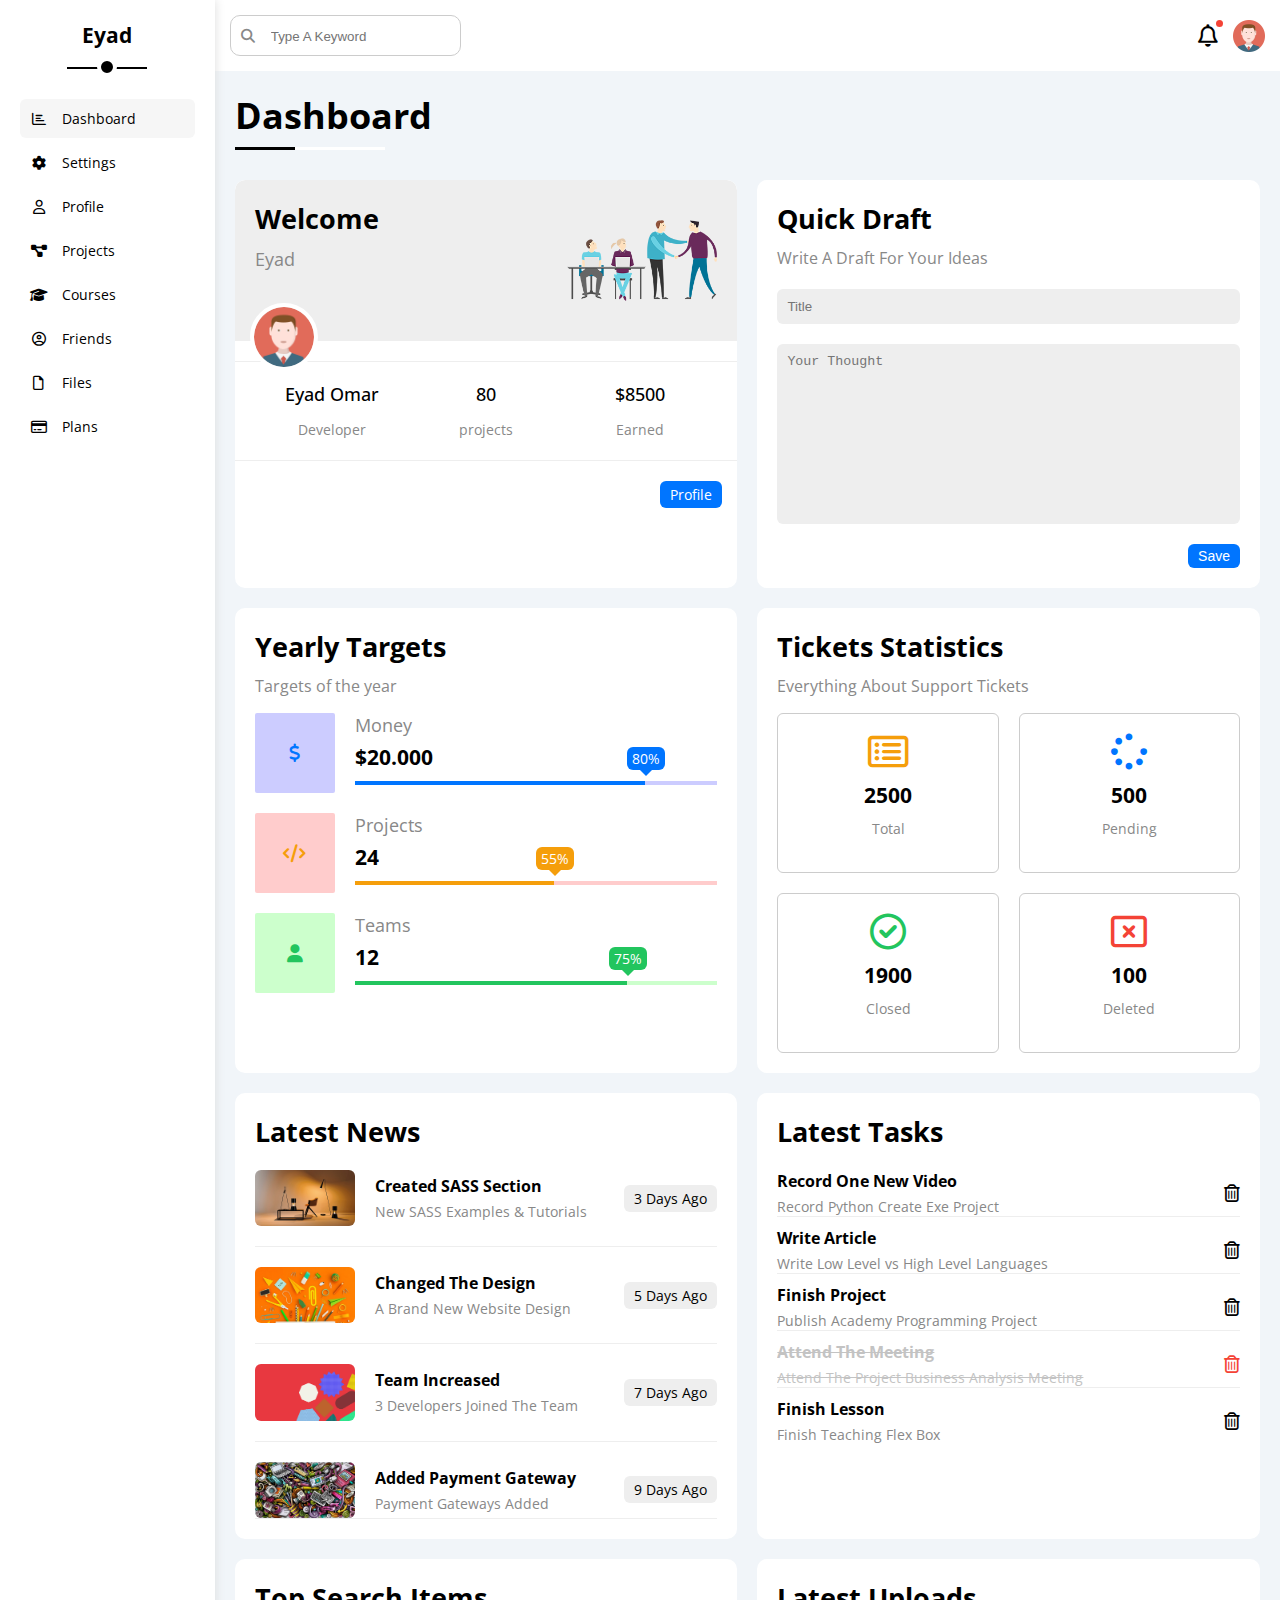
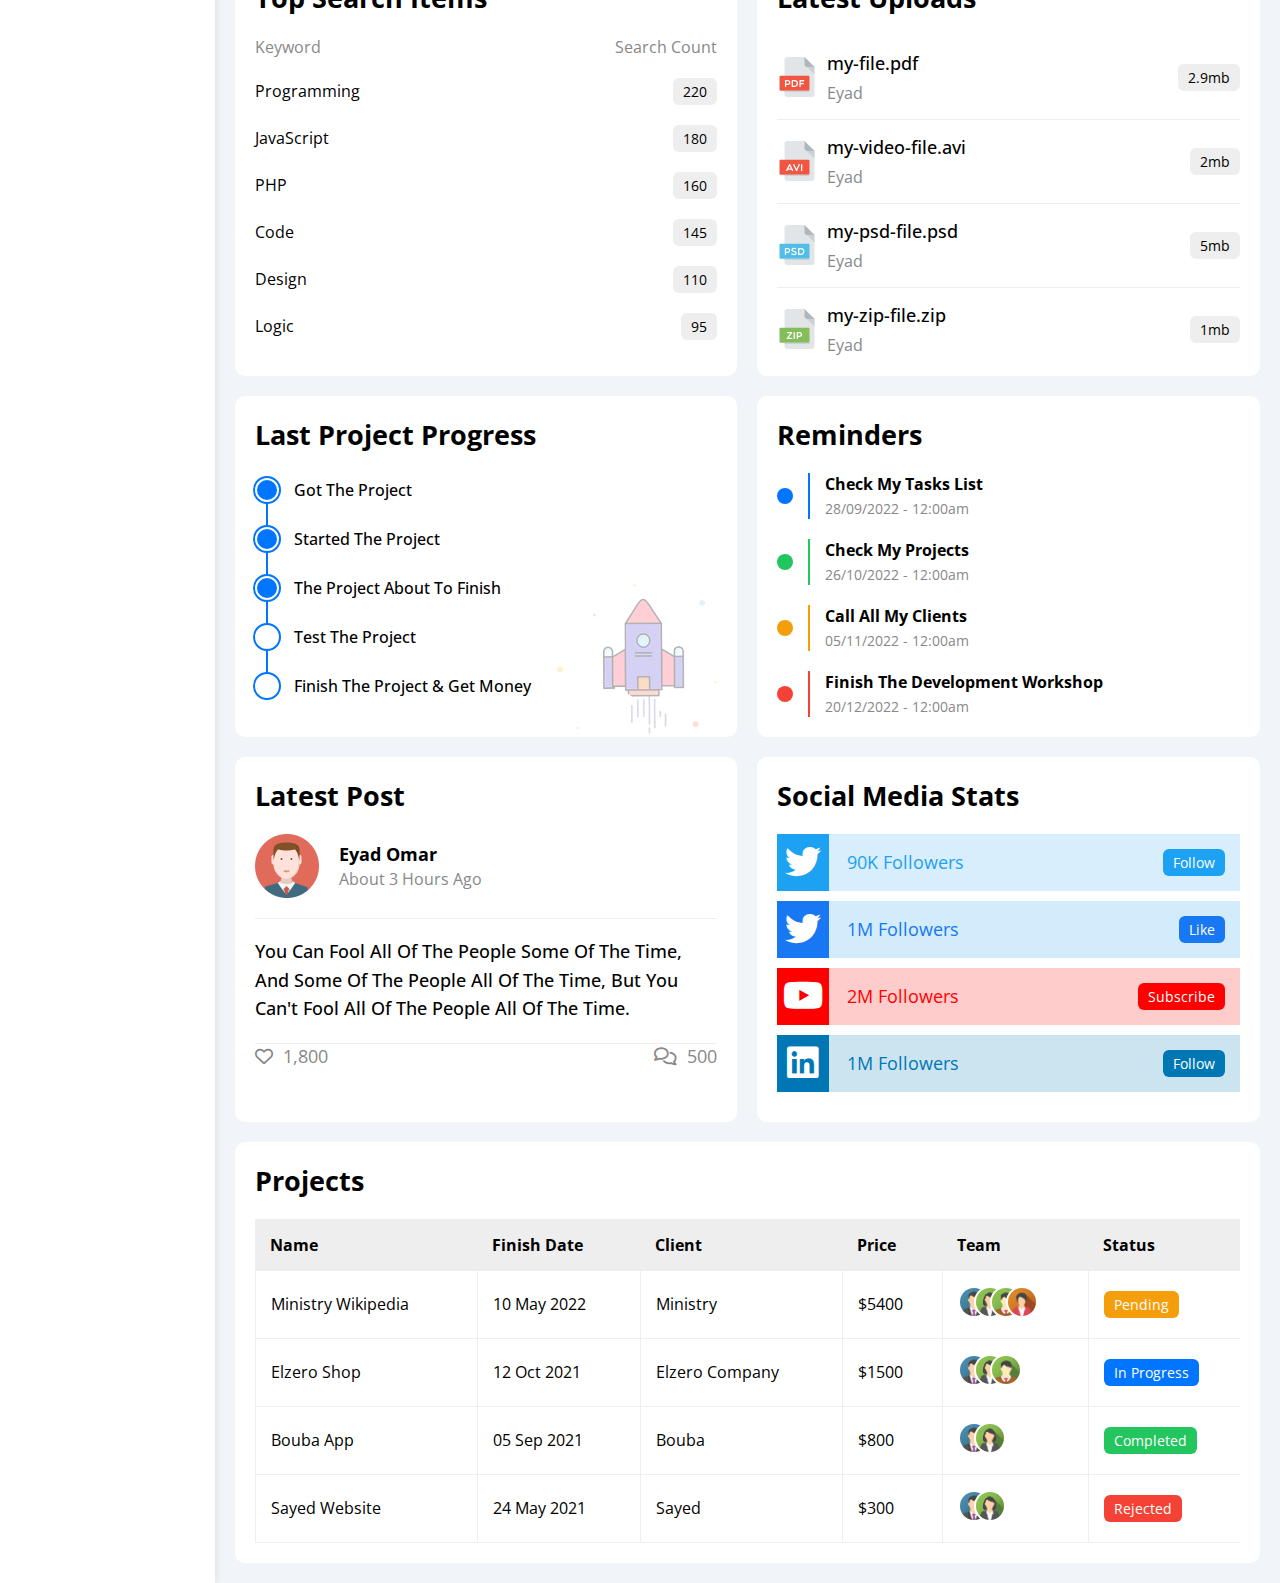
<file: index.html>
<!DOCTYPE html>
<html lang="en">
  <head>
    <meta charset="UTF-8" />
    <meta http-equiv="X-UA-Compatible" content="IE=edge" />
    <meta name="viewport" content="width=device-width, initial-scale=1.0" />
    <title>Dashboard</title>
    <link rel="stylesheet" href="css/all.min.css" />
    <link rel="stylesheet" href="css/myFrameWork.css" />
    <link rel="stylesheet" href="css/master.css" />
    <link rel="preconnect" href="https://fonts.googleapis.com" />
    <link rel="preconnect" href="https://fonts.gstatic.com" crossorigin />
    <link
      href="https://fonts.googleapis.com/css2?family=Open+Sans:wght@400;500;700&display=swap"
      rel="stylesheet"
    />
    <script src="JS/index.js" defer></script>
  </head>
  <body class="bgc-eee">
    <div class="page flex">
      <aside class="bgc-white pos-rlt">
        <h3 class="pos-rlt mt-0 txt-c">Eyad</h3>
        <ul>
          <li>
            <a
              class="active d-flex align-center fs-14 c-black rad-6 p-10"
              href="index.html"
            >
              <i class="fa-regular fa-chart-bar fa-fw"></i>
              <span class="ml-10 hide-mobile">Dashboard</span>
            </a>
          </li>
          <li>
            <a
              class="d-flex align-center fs-14 c-black rad-6 p-10"
              href="settings.html"
            >
              <i class="fa-solid fa-gear fa-fw"></i>
              <span class="ml-10 hide-mobile">Settings</span>
            </a>
          </li>
          <li>
            <a
              class="d-flex align-center fs-14 c-black rad-6 p-10"
              href="profile.html"
            >
              <i class="fa-regular fa-user fa-fw"></i>
              <span class="ml-10 hide-mobile">Profile</span>
            </a>
          </li>
          <li>
            <a
              class="d-flex align-center fs-14 c-black rad-6 p-10"
              href="projects.html"
            >
              <i class="fa-solid fa-diagram-project fa-fw"></i>
              <span class="ml-10 hide-mobile">Projects</span>
            </a>
          </li>
          <li>
            <a
              class="d-flex align-center fs-14 c-black rad-6 p-10"
              href="courses.html"
            >
              <i class="fa-solid fa-graduation-cap fa-fw"></i>
              <span class="ml-10 hide-mobile">Courses</span>
            </a>
          </li>
          <li>
            <a
              class="d-flex align-center fs-14 c-black rad-6 p-10"
              href="friends.html"
            >
              <i class="fa-regular fa-circle-user fa-fw"></i>
              <span class="ml-10 hide-mobile">Friends</span>
            </a>
          </li>
          <li>
            <a
              class="d-flex align-center fs-14 c-black rad-6 p-10"
              href="files.html"
            >
              <i class="fa-regular fa-file fa-fw"></i>
              <span class="ml-10 hide-mobile">Files</span>
            </a>
          </li>
          <li>
            <a
              class="d-flex align-center fs-14 c-black rad-6 p-10"
              href="plans.html"
            >
              <i class="fa-regular fa-credit-card fa-fw"></i>
              <span class="ml-10 hide-mobile">Plans</span>
            </a>
          </li>
        </ul>
      </aside>
      <main class="w-full">
        <header class="bgc-white p-15 between-flex">
          <div class="left p-10 rad-10 fs-14">
            <i class="fa-solid fa-magnifying-glass"></i>
            <input
              type="search"
              name="search"
              id="search"
              class="search-bar ml-10"
              placeholder="Type A Keyword"
              autocomplete="off"
            />
          </div>
          <div class="right flex align-c">
            <i class="fa-regular fa-bell fa-lg notf pos-rlt"></i>
            <img src="./imgs/avatar.png" />
          </div>
        </header>
        <h1 class="pos-rlt">Dashboard</h1>
        <div class="wrapper grid gap-20 m-inline-20">
          <div class="welcome bgc-white rad-10 txt-c-mobile block-mobile">
            <div class="intro between-flex p-20 pos-rlt bgc-eee">
              <article>
                <h2 class="mt-0 mb-10">Welcome</h2>
                <span class="c-gray">Eyad</span>
              </article>
              <img src="./imgs/welcome.png" class="hide-mobile" alt="" />
            </div>
            <div class="bio flex p-20 txt-c mt-20 mb-20 block-mobile">
              <div class="box">
                <h3 class="mt-0 mb-10">Eyad Omar</h3>
                <span class="c-gray fs-14">Developer</span>
              </div>
              <div class="box">
                <h3 class="mt-0 mb-10">80</h3>
                <span class="c-gray fs-14">projects</span>
              </div>
              <div class="box">
                <h3 class="mt-0 mb-10">$8500</h3>
                <span class="c-gray fs-14">Earned</span>
              </div>
            </div>
            <a
              href="profile.html"
              class="visit fs-14 bgc-blue c-white w-fit btn"
              >Profile</a
            >
          </div>

          <div class="quick-draft bgc-white rad-10 p-20">
            <h2 class="mt-0 mb-10">Quick Draft</h2>
            <p class="mt-0 mb-20 c-gray fs-16">Write A Draft For Your Ideas</p>
            <form action="">
              <input
                class="block mb-20 w-full p-10 b-none bgc-eee rad-6"
                type="text"
                name="title"
                id="title"
                placeholder="Title"
              />
              <textarea
                class="block mb-20 w-full p-10 b-none bgc-eee rad-6"
                name="thought"
                id="thought"
                placeholder="Your Thought"
              ></textarea>
              <input
                class="save block fs-14 bgc-blue c-white b-none w-fit btn"
                type="submit"
                value="Save"
              />
            </form>
          </div>

          <div class="targets p-20 rad-10 bgc-white">
            <article>
              <h2 class="mt-0 mb-10">Yearly Targets</h2>
              <p class="mt-0 fs-16 c-gray">Targets of the year</p>
            </article>
            <div class="holder">
              <div class="box mb-20 flex gap-20 money">
                <div class="left center-flex">
                  <i class="fa-solid fa-dollar-sign"></i>
                </div>
                <div class="right">
                  <span class="c-gray">Money</span>
                  <h3>$20.000</h3>
                  <div class="progress mt-10">
                    <span style="width: 80%" class="block pos-rlt">
                      <span class="fs-14 c-white">80%</span>
                    </span>
                  </div>
                </div>
              </div>
              <div class="box mb-20 flex gap-20 project">
                <div class="left center-flex">
                  <i class="fa-solid fa-code"></i>
                </div>
                <div class="right">
                  <span class="c-gray">Projects</span>
                  <h3>24</h3>
                  <div class="progress mt-10">
                    <span style="width: 55%" class="block pos-rlt">
                      <span class="fs-14 c-white">55%</span>
                    </span>
                  </div>
                </div>
              </div>
              <div class="box flex gap-20 teams">
                <div class="left center-flex">
                  <i class="fa-solid fa-user"></i>
                </div>
                <div class="right">
                  <span class="c-gray">Teams</span>
                  <h3>12</h3>
                  <div class="progress mt-10">
                    <span style="width: 75%" class="block pos-rlt">
                      <span class="fs-14 c-white">75%</span>
                    </span>
                  </div>
                </div>
              </div>
            </div>
          </div>

          <div class="tickets p-20 rad-10 bgc-white">
            <h2 class="mt-0 mb-10">Tickets Statistics</h2>
            <p class="mt-0 fs-16 c-gray">Everything About Support Tickets</p>
            <div class="tickets-stats txt-c flex flex-wrap gap-20">
              <div class="box p-20 border-ccc rad-6">
                <i
                  class="fa-regular fa-rectangle-list fa-2x mb-10 c-orange"
                ></i>
                <h3 class="mt-0 mb-10">2500</h3>
                <p class="mt-0 fs-14 c-gray">Total</p>
              </div>
              <div class="box p-20 border-ccc rad-6">
                <i class="fa-solid fa-spinner fa-2x mb-10 c-blue"></i>
                <h3 class="mt-0 mb-10">500</h3>
                <p class="mt-0 fs-14 c-gray">Pending</p>
              </div>
              <div class="box p-20 border-ccc rad-6">
                <i class="fa-regular fa-circle-check fa-2x mb-10 c-green"></i>
                <h3 class="mt-0 mb-10">1900</h3>
                <p class="mt-0 fs-14 c-gray">Closed</p>
              </div>
              <div class="box p-20 border-ccc rad-6">
                <i class="fa-regular fa-rectangle-xmark fa-2x mb-10 c-red"></i>
                <h3 class="mt-0 mb-10">100</h3>
                <p class="mt-0 fs-14 c-gray">Deleted</p>
              </div>
            </div>
          </div>

          <div class="news p-20 rad-10 bgc-white">
            <h2 class="mt-0 mb-20">Latest News</h2>
            <div
              class="row flex align-c gap-20 border-b-eee txt-c-mobile block-mobile"
            >
              <img class="rad-6" src="./imgs/news-01.png" alt="" />
              <article>
                <h3 class="mt-0 mb-5 fs-16">Created SASS Section</h3>
                <p class="mt-0 mb-0 fs-14 c-gray">
                  New SASS Examples & Tutorials
                </p>
              </article>
              <span class="btn fs-14 bgc-eee date">3 Days Ago</span>
            </div>
            <div
              class="row flex align-c gap-20 border-b-eee txt-c-mobile block-mobile"
            >
              <img class="rad-6" src="./imgs/news-02.png" alt="" />
              <article>
                <h3 class="mt-0 mb-5 fs-16">Changed The Design</h3>
                <p class="mt-0 mb-0 fs-14 c-gray">A Brand New Website Design</p>
              </article>
              <span class="btn fs-14 bgc-eee date">5 Days Ago</span>
            </div>
            <div
              class="row flex align-c gap-20 border-b-eee txt-c-mobile block-mobile"
            >
              <img class="rad-6" src="./imgs/news-03.png" alt="" />
              <article>
                <h3 class="mt-0 mb-5 fs-16">Team Increased</h3>
                <p class="mt-0 mb-0 fs-14 c-gray">
                  3 Developers Joined The Team
                </p>
              </article>
              <span class="btn fs-14 bgc-eee date">7 Days Ago</span>
            </div>
            <div
              class="row flex align-c gap-20 border-b-eee txt-c-mobile block-mobile"
            >
              <img class="rad-6" src="./imgs/news-04.png" alt="" />
              <article>
                <h3 class="mt-0 mb-5 fs-16">Added Payment Gateway</h3>
                <p class="mt-0 mb-0 fs-14 c-gray">Payment Gateways Added</p>
              </article>
              <span class="btn fs-14 bgc-eee date">9 Days Ago</span>
            </div>
          </div>

          <div class="tasks p-20 rad-10 bgc-white">
            <h2 class="mt-0 mb-20">Latest Tasks</h2>
            <div class="task flex align-c m-block-10 border-b-eee">
              <article class="flex-1">
                <h3 class="mt-0 mb-5 fs-16">Record One New Video</h3>
                <p class="mt-0 mb-0 fs-14 c-gray">
                  Record Python Create Exe Project
                </p>
              </article>
              <i class="fa-regular fa-trash-can delete"></i>
            </div>
            <div class="task flex align-c m-block-10 border-b-eee">
              <article class="flex-1">
                <h3 class="mt-0 mb-5 fs-16">Write Article</h3>
                <p class="mt-0 mb-0 fs-14 c-gray">
                  Write Low Level vs High Level Languages
                </p>
              </article>
              <i class="fa-regular fa-trash-can delete"></i>
            </div>
            <div class="task flex align-c m-block-10 border-b-eee">
              <article class="flex-1">
                <h3 class="mt-0 mb-5 fs-16">Finish Project</h3>
                <p class="mt-0 mb-0 fs-14 c-gray">
                  Publish Academy Programming Project
                </p>
              </article>
              <i class="fa-regular fa-trash-can delete"></i>
            </div>
            <div class="task flex align-c m-block-10 border-b-eee completed">
              <article class="flex-1">
                <h3 class="mt-0 mb-5 fs-16">Attend The Meeting</h3>
                <p class="mt-0 mb-0 fs-14 c-gray">
                  Attend The Project Business Analysis Meeting
                </p>
              </article>
              <i class="fa-regular fa-trash-can delete active"></i>
            </div>
            <div class="task flex align-c mt-10">
              <article class="flex-1">
                <h3 class="mt-0 mb-5 fs-16">Finish Lesson</h3>
                <p class="mt-0 mb-0 fs-14 c-gray">Finish Teaching Flex Box</p>
              </article>
              <i class="fa-regular fa-trash-can delete"></i>
            </div>
          </div>

          <div class="top-search p-20 rad-10 bgc-white">
            <h2 class="mt-0 mb-20">Top Search Items</h2>
            <div class="row c-gray between-flex m-block-20 fs-16">
              <span>Keyword</span>
              <span>Search Count</span>
            </div>
            <div class="row between-flex m-block-20 fs-16">
              <span>Programming</span>
              <span class="btn bgc-eee fs-14">220</span>
            </div>
            <div class="row between-flex m-block-20 fs-16">
              <span>JavaScript</span>
              <span class="btn bgc-eee fs-14">180</span>
            </div>
            <div class="row between-flex m-block-20 fs-16">
              <span>PHP</span>
              <span class="btn bgc-eee fs-14">160</span>
            </div>
            <div class="row between-flex m-block-20 fs-16">
              <span>Code</span>
              <span class="btn bgc-eee fs-14">145</span>
            </div>
            <div class="row between-flex m-block-20 fs-16">
              <span>Design</span>
              <span class="btn bgc-eee fs-14">110</span>
            </div>
            <div class="row between-flex mt-20 fs-16">
              <span>Logic</span>
              <span class="btn bgc-eee fs-14">95</span>
            </div>
          </div>

          <div class="uploads p-20 rad-10 bgc-white">
            <h2 class="mt-0 mb-20">Latest Uploads</h2>
            <div class="upload flex p-block-15 align-c border-b-eee">
              <div class="file flex align-c flex-1">
                <img src="./imgs/pdf.svg" class="mr-10" alt="PDF logo" />
                <article>
                  <span class="name mb-5 fw-500 block">my-file.pdf</span>
                  <span class="uploader c-gray fs-16">Eyad</span>
                </article>
              </div>
              <span class="size btn bgc-eee fs-14">2.9mb</span>
            </div>
            <div class="upload flex p-block-15 align-c border-b-eee">
              <div class="file flex align-c flex-1">
                <img src="./imgs/avi.svg" class="mr-10" alt="avi logo" />
                <article>
                  <span class="name mb-5 fw-500 block">my-video-file.avi</span>
                  <span class="uploader c-gray fs-16">Eyad</span>
                </article>
              </div>
              <span class="size btn bgc-eee fs-14">2mb</span>
            </div>
            <div class="upload flex p-block-15 align-c border-b-eee">
              <div class="file flex align-c flex-1">
                <img src="./imgs/psd.svg" class="mr-10" alt="psd logo" />
                <article>
                  <span class="name mb-5 fw-500 block">my-psd-file.psd</span>
                  <span class="uploader c-gray fs-16">Eyad</span>
                </article>
              </div>
              <span class="size btn bgc-eee fs-14">5mb</span>
            </div>
            <div class="upload flex pt-15 align-c">
              <div class="file flex align-c flex-1">
                <img src="./imgs/zip.svg" class="mr-10" alt="zip logo" />
                <article>
                  <span class="name mb-5 fw-500 block">my-zip-file.zip</span>
                  <span class="uploader c-gray fs-16">Eyad</span>
                </article>
              </div>
              <span class="size btn bgc-eee fs-14">1mb</span>
            </div>
          </div>

          <div class="latest-projects p-20 rad-10 bgc-white pos-rlt">
            <h2 class="mt-0 mb-20">Last Project Progress</h2>
            <ul class="pos-rlt fw-500 fs-16">
              <li class="mt-25 flex align-c pos-rlt done">Got The Project</li>
              <li class="mt-25 flex align-c pos-rlt done">
                Started The Project
              </li>
              <li class="mt-25 flex align-c pos-rlt done">
                The Project About To Finish
              </li>
              <li class="mt-25 flex align-c pos-rlt current">
                Test The Project
              </li>
              <li class="mt-25 flex align-c pos-rlt">
                Finish The Project & Get Money
              </li>
            </ul>
            <img class="hide-mobile" src="./imgs/project.png" alt="rocket" />
          </div>

          <div class="reminders p-20 rad-10 bgc-white">
            <h2 class="mt-0 mb-20">Reminders</h2>
            <div class="reminder flex align-c mb-20 blue">
              <span></span>
              <article>
                <span class="block fw-b fs-16">Check My Tasks List</span>
                <span class="fs-14 c-gray">28/09/2022 - 12:00am</span>
              </article>
            </div>
            <div class="reminder flex align-c mb-20 green">
              <span></span>
              <article>
                <span class="block fw-b fs-16">Check My Projects</span>
                <span class="fs-14 c-gray">26/10/2022 - 12:00am</span>
              </article>
            </div>
            <div class="reminder flex align-c mb-20 orange">
              <span></span>
              <article>
                <span class="block fw-b fs-16">Call All My Clients</span>
                <span class="fs-14 c-gray">05/11/2022 - 12:00am</span>
              </article>
            </div>
            <div class="reminder flex align-c red">
              <span></span>
              <article>
                <span class="block fw-b fs-16"
                  >Finish The Development Workshop</span
                >
                <span class="fs-14 c-gray">20/12/2022 - 12:00am</span>
              </article>
            </div>
          </div>

          <div class="latest-post p-20 rad-10 bgc-white">
            <h2 class="mt-0 mb-20">Latest Post</h2>
            <div class="header flex align-c pb-20 border-b-eee">
              <img class="mr-20" src="./imgs/avatar.png" alt="Avatar" />
              <article>
                <span class="fw-b block">Eyad Omar</span>
                <span class="c-gray fs-16">About 3 Hours Ago</span>
              </article>
            </div>
            <p class="mb-0 fw-500 pb-20 border-b-eee">
              You Can Fool All Of The People Some Of The Time, And Some Of The
              People All Of The Time, But You Can't Fool All Of The People All
              Of The Time.
            </p>
            <div class="footer between-flex c-gray">
              <span class="likes"
                ><i class="fa-regular fa-heart mr-10"></i>1,800</span
              >
              <span class="comments"
                ><i class="fa-regular fa-comments mr-10"></i>500</span
              >
            </div>
          </div>

          <div class="social p-20 rad-10 bgc-white">
            <h2 class="mt-0 mb-20">Social Media Stats</h2>
            <div class="row twitter p-15 mb-10 pos-rlt center-flex">
              <i class="fa-brands fa-twitter fa-2x c-white center-flex"></i>
              <span>90K Followers</span>
              <a href="#" class="btn fs-14 c-white">Follow</a>
            </div>
            <div class="row facebook p-15 mb-10 pos-rlt center-flex">
              <i class="fa-brands fa-twitter fa-2x c-white center-flex"></i>
              <span>1M Followers</span>
              <a href="#" class="btn fs-14 c-white">Like</a>
            </div>
            <div class="row youtube p-15 mb-10 pos-rlt center-flex">
              <i class="fa-brands fa-youtube fa-2x c-white center-flex"></i>
              <span>2M Followers</span>
              <a href="#" class="btn fs-14 c-white">Subscribe</a>
            </div>
            <div class="row linkedin p-15 mb-10 pos-rlt center-flex">
              <i class="fa-brands fa-linkedin fa-2x c-white center-flex"></i>
              <span>1M Followers</span>
              <a href="#" class="btn fs-14 c-white">Follow</a>
            </div>
          </div>

          <div class="projects p-20 rad-10 bgc-white">
            <h2 class="mt-0 mb-20">Projects</h2>
            <div class="table-container">
              <table class="fs-16">
                <thead>
                  <tr class="bgc-eee">
                    <th>Name</th>
                    <th>Finish Date</th>
                    <th>Client</th>
                    <th>Price</th>
                    <th>Team</th>
                    <th>Status</th>
                  </tr>
                </thead>
                <tbody>
                  <tr>
                    <td>Ministry Wikipedia</td>
                    <td>10 May 2022</td>
                    <td>Ministry</td>
                    <td>$5400</td>
                    <td>
                      <img src="./imgs/team-01.png" alt="Reandom Avatar" />
                      <img src="./imgs/team-02.png" alt="Reandom Avatar" />
                      <img src="./imgs/team-03.png" alt="Reandom Avatar" />
                      <img src="./imgs/team-04.png" alt="Reandom Avatar" />
                    </td>
                    <td>
                      <span class="label bgc-orange c-white btn fs-14"
                        >Pending</span
                      >
                    </td>
                  </tr>
                  <tr>
                    <td>Elzero Shop</td>
                    <td>12 Oct 2021</td>
                    <td>Elzero Company</td>
                    <td>$1500</td>
                    <td>
                      <img src="./imgs/team-01.png" alt="Reandom Avatar" />
                      <img src="./imgs/team-02.png" alt="Reandom Avatar" />
                      <img src="./imgs/team-03.png" alt="Reandom Avatar" />
                    </td>
                    <td>
                      <span class="label bgc-blue c-white btn fs-14"
                        >In Progress</span
                      >
                    </td>
                  </tr>
                  <tr>
                    <td>Bouba App</td>
                    <td>05 Sep 2021</td>
                    <td>Bouba</td>
                    <td>$800</td>
                    <td>
                      <img src="./imgs/team-01.png" alt="Reandom Avatar" />
                      <img src="./imgs/team-02.png" alt="Reandom Avatar" />
                    </td>
                    <td>
                      <span class="label bgc-green c-white btn fs-14"
                        >Completed</span
                      >
                    </td>
                  </tr>
                  <tr>
                    <td>Sayed Website</td>
                    <td>24 May 2021</td>
                    <td>Sayed</td>
                    <td>$300</td>
                    <td>
                      <img src="./imgs/team-01.png" alt="Reandom Avatar" />
                      <img src="./imgs/team-02.png" alt="Reandom Avatar" />
                    </td>
                    <td>
                      <span class="label bgc-red c-white btn fs-14"
                        >Rejected</span
                      >
                    </td>
                  </tr>
                </tbody>
              </table>
            </div>
          </div>
        </div>
      </main>
    </div>
  </body>
</html>
</file>
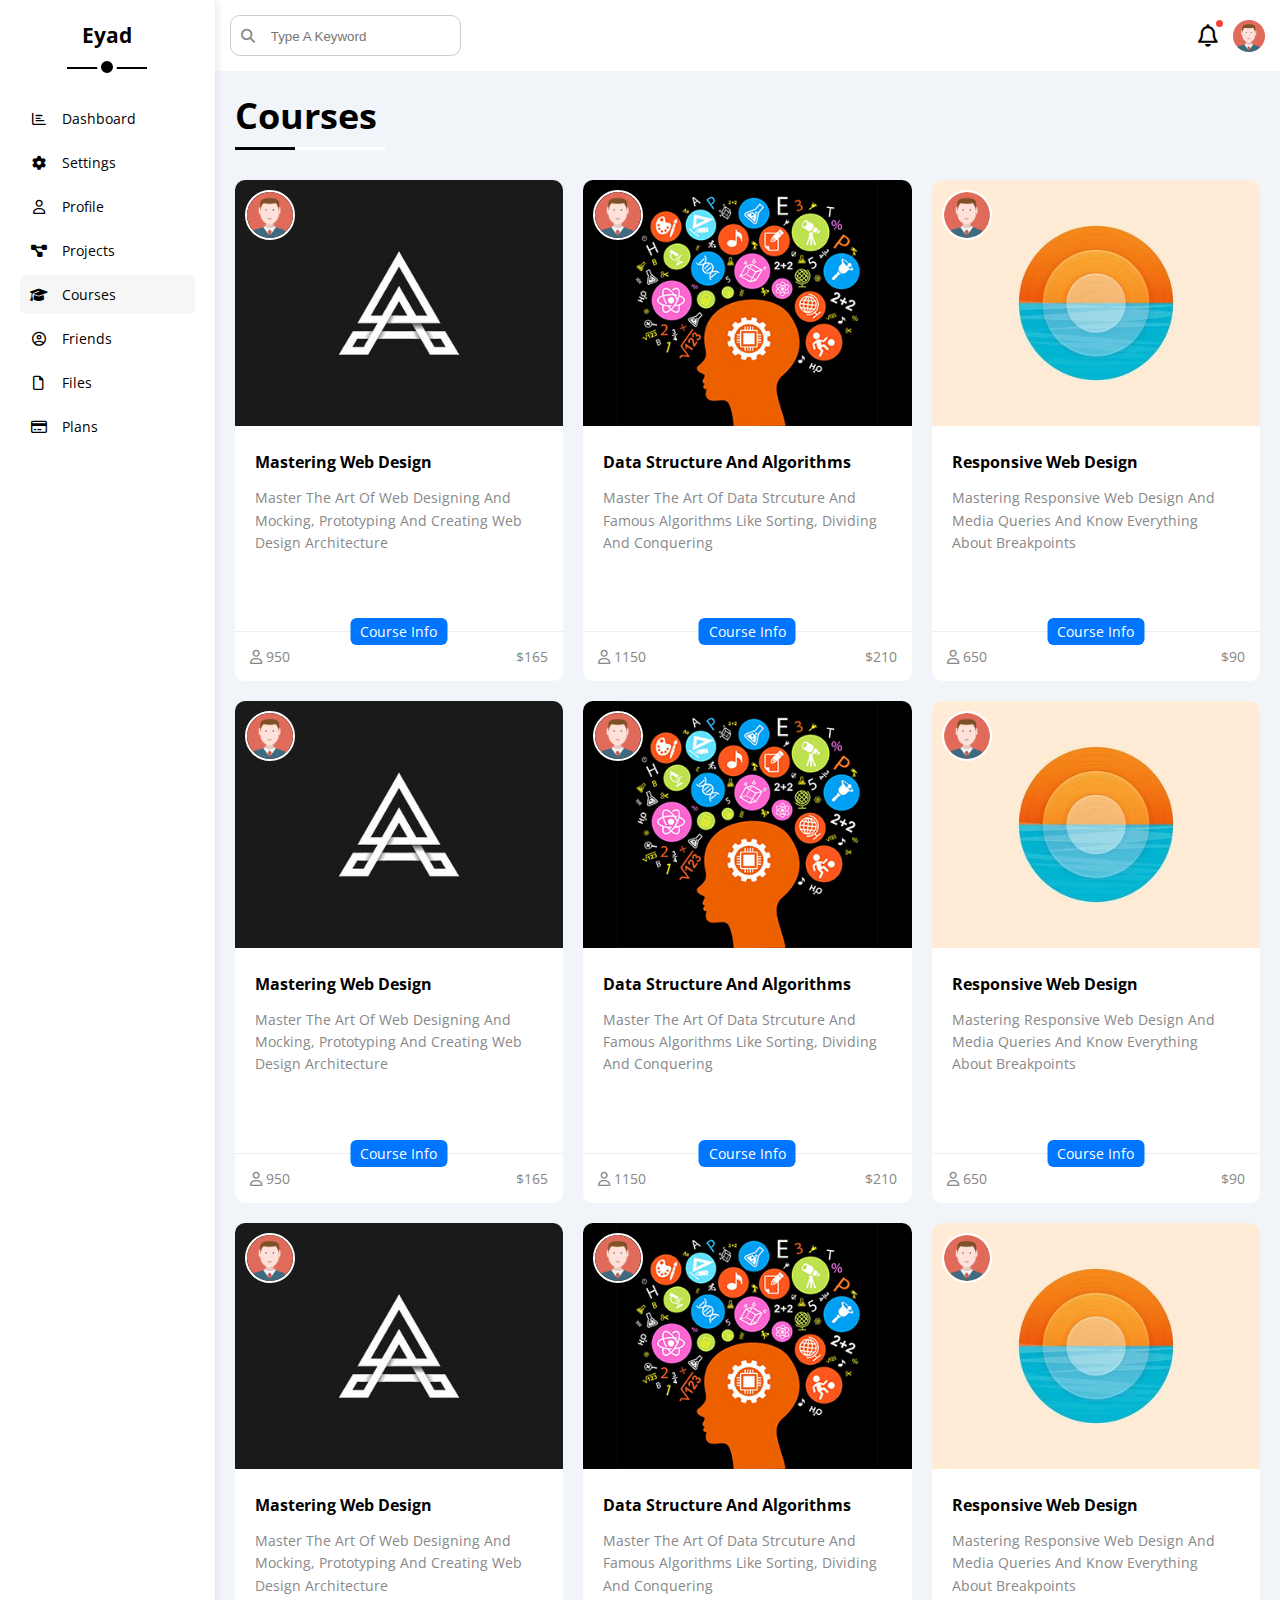
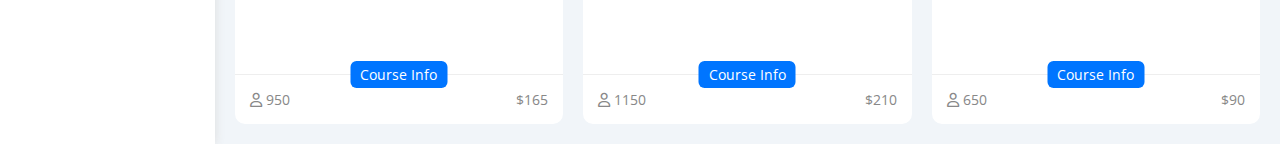
<file: courses.html>
<!DOCTYPE html>
<html lang="en">
  <head>
    <meta charset="UTF-8" />
    <meta http-equiv="X-UA-Compatible" content="IE=edge" />
    <meta name="viewport" content="width=device-width, initial-scale=1.0" />
    <title>Courses</title>
    <link rel="stylesheet" href="css/all.min.css" />
    <link rel="stylesheet" href="css/myFrameWork.css" />
    <link rel="stylesheet" href="css/master.css" />
    <link rel="preconnect" href="https://fonts.googleapis.com" />
    <link rel="preconnect" href="https://fonts.gstatic.com" crossorigin />
    <link
      href="https://fonts.googleapis.com/css2?family=Open+Sans:wght@400;500;700&display=swap"
      rel="stylesheet"
    />
    <script src="JS/index.js" defer></script>
  </head>
  <body class="bgc-eee">
    <div class="page flex">
      <aside class="bgc-white pos-rlt">
        <h3 class="pos-rlt mt-0 txt-c">Eyad</h3>
        <ul>
          <li>
            <a
              class="d-flex align-center fs-14 c-black rad-6 p-10"
              href="index.html"
            >
              <i class="fa-regular fa-chart-bar fa-fw"></i>
              <span class="ml-10 hide-mobile">Dashboard</span>
            </a>
          </li>
          <li>
            <a
              class="d-flex align-center fs-14 c-black rad-6 p-10"
              href="settings.html"
            >
              <i class="fa-solid fa-gear fa-fw"></i>
              <span class="ml-10 hide-mobile">Settings</span>
            </a>
          </li>
          <li>
            <a
              class="d-flex align-center fs-14 c-black rad-6 p-10"
              href="profile.html"
            >
              <i class="fa-regular fa-user fa-fw"></i>
              <span class="ml-10 hide-mobile">Profile</span>
            </a>
          </li>
          <li>
            <a
              class="d-flex align-center fs-14 c-black rad-6 p-10"
              href="projects.html"
            >
              <i class="fa-solid fa-diagram-project fa-fw"></i>
              <span class="ml-10 hide-mobile">Projects</span>
            </a>
          </li>
          <li>
            <a
              class="active d-flex align-center fs-14 c-black rad-6 p-10"
              href="courses.html"
            >
              <i class="fa-solid fa-graduation-cap fa-fw"></i>
              <span class="ml-10 hide-mobile">Courses</span>
            </a>
          </li>
          <li>
            <a
              class="d-flex align-center fs-14 c-black rad-6 p-10"
              href="friends.html"
            >
              <i class="fa-regular fa-circle-user fa-fw"></i>
              <span class="ml-10 hide-mobile">Friends</span>
            </a>
          </li>
          <li>
            <a
              class="d-flex align-center fs-14 c-black rad-6 p-10"
              href="files.html"
            >
              <i class="fa-regular fa-file fa-fw"></i>
              <span class="ml-10 hide-mobile">Files</span>
            </a>
          </li>
          <li>
            <a
              class="d-flex align-center fs-14 c-black rad-6 p-10"
              href="plans.html"
            >
              <i class="fa-regular fa-credit-card fa-fw"></i>
              <span class="ml-10 hide-mobile">Plans</span>
            </a>
          </li>
        </ul>
      </aside>
      <main class="w-full">
        <header class="bgc-white p-15 between-flex">
          <div class="left p-10 rad-10 fs-14">
            <i class="fa-solid fa-magnifying-glass"></i>
            <input
              type="search"
              name="search"
              id="search"
              class="search-bar ml-10"
              placeholder="Type A Keyword"
              autocomplete="off"
            />
          </div>
          <div class="right flex align-c">
            <i class="fa-regular fa-bell fa-lg notf pos-rlt"></i>
            <img src="./imgs/avatar.png" />
          </div>
        </header>
        <h1 class="pos-rlt">Courses</h1>
        <div class="courses-page m-20 grid gap-20">
          <div class="course bgc-white rad-10">
            <div class="cover pos-rlt">
              <img src="./imgs/avatar.png" alt="Avatar" class="avatar" />
              <img src="./imgs/course-01.jpg" alt="Avatar" class="cover" />
            </div>
            <article class="p-20">
              <h4 class="mt-0 mb-0 fs-16">Mastering Web Design</h3>
              <p class="mt-15 mb-15 fs-14 c-gray">
                Master The Art Of Web Designing And Mocking, Prototyping And
                Creating Web Design Architecture
              </p>
            </article>
            <div class="course-info pos-rlt between-flex p-15">
              <span class="btn bgc-blue fs-14 c-white">Course Info</span>
              <span class="c-gray fs-14">
                <i class="fa-regular fa-user"></i>
                950</span>
              <span class="c-gray fs-14">$165</span>
            </div>
          </div>
          <div class="course bgc-white rad-10">
            <div class="cover pos-rlt">
              <img src="./imgs/avatar.png" alt="Avatar" class="avatar" />
              <img src="./imgs/course-02.jpg" alt="Avatar" class="cover" />
            </div>
            <article class="p-20">
              <h4 class="mt-0 mb-0 fs-16">Data Structure And Algorithms</h3>
              <p class="mt-15 mb-15 fs-14 c-gray">
                Master The Art Of Data Strcuture And Famous Algorithms Like Sorting, Dividing And Conquering
              </p>
            </article>
            <div class="course-info pos-rlt between-flex p-15">
              <span class="btn bgc-blue fs-14 c-white">Course Info</span>
              <span class="c-gray fs-14">
                <i class="fa-regular fa-user"></i>
                1150</span>
              <span class="c-gray fs-14">$210</span>
            </div>
          </div>
          <div class="course bgc-white rad-10">
            <div class="cover pos-rlt">
              <img src="./imgs/avatar.png" alt="Avatar" class="avatar" />
              <img src="./imgs/course-03.jpg" alt="Avatar" class="cover" />
            </div>
            <article class="p-20">
              <h4 class="mt-0 mb-0 fs-16">Responsive Web Design
            </h3>
              <p class="mt-15 mb-15 fs-14 c-gray">
                Mastering Responsive Web Design And Media Queries And Know Everything About Breakpoints
              </p>
            </article>
            <div class="course-info pos-rlt between-flex p-15">
              <span class="btn bgc-blue fs-14 c-white">Course Info</span>
              <span class="c-gray fs-14">
                <i class="fa-regular fa-user"></i>
                650</span>
              <span class="c-gray fs-14">$90</span>
            </div>
          </div>
          <div class="course bgc-white rad-10">
            <div class="cover pos-rlt">
              <img src="./imgs/avatar.png" alt="Avatar" class="avatar" />
              <img src="./imgs/course-01.jpg" alt="Avatar" class="cover" />
            </div>
            <article class="p-20">
              <h4 class="mt-0 mb-0 fs-16">Mastering Web Design</h3>
              <p class="mt-15 mb-15 fs-14 c-gray">
                Master The Art Of Web Designing And Mocking, Prototyping And
                Creating Web Design Architecture
              </p>
            </article>
            <div class="course-info pos-rlt between-flex p-15">
              <span class="btn bgc-blue fs-14 c-white">Course Info</span>
              <span class="c-gray fs-14">
                <i class="fa-regular fa-user"></i>
                950</span>
              <span class="c-gray fs-14">$165</span>
            </div>
          </div>
          <div class="course bgc-white rad-10">
            <div class="cover pos-rlt">
              <img src="./imgs/avatar.png" alt="Avatar" class="avatar" />
              <img src="./imgs/course-02.jpg" alt="Avatar" class="cover" />
            </div>
            <article class="p-20">
              <h4 class="mt-0 mb-0 fs-16">Data Structure And Algorithms</h3>
              <p class="mt-15 mb-15 fs-14 c-gray">
                Master The Art Of Data Strcuture And Famous Algorithms Like Sorting, Dividing And Conquering
              </p>
            </article>
            <div class="course-info pos-rlt between-flex p-15">
              <span class="btn bgc-blue fs-14 c-white">Course Info</span>
              <span class="c-gray fs-14">
                <i class="fa-regular fa-user"></i>
                1150</span>
              <span class="c-gray fs-14">$210</span>
            </div>
          </div>
          <div class="course bgc-white rad-10">
            <div class="cover pos-rlt">
              <img src="./imgs/avatar.png" alt="Avatar" class="avatar" />
              <img src="./imgs/course-03.jpg" alt="Avatar" class="cover" />
            </div>
            <article class="p-20">
              <h4 class="mt-0 mb-0 fs-16">Responsive Web Design
            </h3>
              <p class="mt-15 mb-15 fs-14 c-gray">
                Mastering Responsive Web Design And Media Queries And Know Everything About Breakpoints
              </p>
            </article>
            <div class="course-info pos-rlt between-flex p-15">
              <span class="btn bgc-blue fs-14 c-white">Course Info</span>
              <span class="c-gray fs-14">
                <i class="fa-regular fa-user"></i>
                650</span>
              <span class="c-gray fs-14">$90</span>
            </div>
          </div>
          <div class="course bgc-white rad-10">
            <div class="cover pos-rlt">
              <img src="./imgs/avatar.png" alt="Avatar" class="avatar" />
              <img src="./imgs/course-01.jpg" alt="Avatar" class="cover" />
            </div>
            <article class="p-20">
              <h4 class="mt-0 mb-0 fs-16">Mastering Web Design</h3>
              <p class="mt-15 mb-15 fs-14 c-gray">
                Master The Art Of Web Designing And Mocking, Prototyping And
                Creating Web Design Architecture
              </p>
            </article>
            <div class="course-info pos-rlt between-flex p-15">
              <span class="btn bgc-blue fs-14 c-white">Course Info</span>
              <span class="c-gray fs-14">
                <i class="fa-regular fa-user"></i>
                950</span>
              <span class="c-gray fs-14">$165</span>
            </div>
          </div>
          <div class="course bgc-white rad-10">
            <div class="cover pos-rlt">
              <img src="./imgs/avatar.png" alt="Avatar" class="avatar" />
              <img src="./imgs/course-02.jpg" alt="Avatar" class="cover" />
            </div>
            <article class="p-20">
              <h4 class="mt-0 mb-0 fs-16">Data Structure And Algorithms</h3>
              <p class="mt-15 mb-15 fs-14 c-gray">
                Master The Art Of Data Strcuture And Famous Algorithms Like Sorting, Dividing And Conquering
              </p>
            </article>
            <div class="course-info pos-rlt between-flex p-15">
              <span class="btn bgc-blue fs-14 c-white">Course Info</span>
              <span class="c-gray fs-14">
                <i class="fa-regular fa-user"></i>
                1150</span>
              <span class="c-gray fs-14">$210</span>
            </div>
          </div>
          <div class="course bgc-white rad-10">
            <div class="cover pos-rlt">
              <img src="./imgs/avatar.png" alt="Avatar" class="avatar" />
              <img src="./imgs/course-03.jpg" alt="Avatar" class="cover" />
            </div>
            <article class="p-20">
              <h4 class="mt-0 mb-0 fs-16">Responsive Web Design
            </h3>
              <p class="mt-15 mb-15 fs-14 c-gray">
                Mastering Responsive Web Design And Media Queries And Know Everything About Breakpoints
              </p>
            </article>
            <div class="course-info pos-rlt between-flex p-15">
              <span class="btn bgc-blue fs-14 c-white">Course Info</span>
              <span class="c-gray fs-14">
                <i class="fa-regular fa-user"></i>
                650</span>
              <span class="c-gray fs-14">$90</span>
            </div>
          </div>
        </div>
      </main>
    </div>
  </body>
</html>
</file>
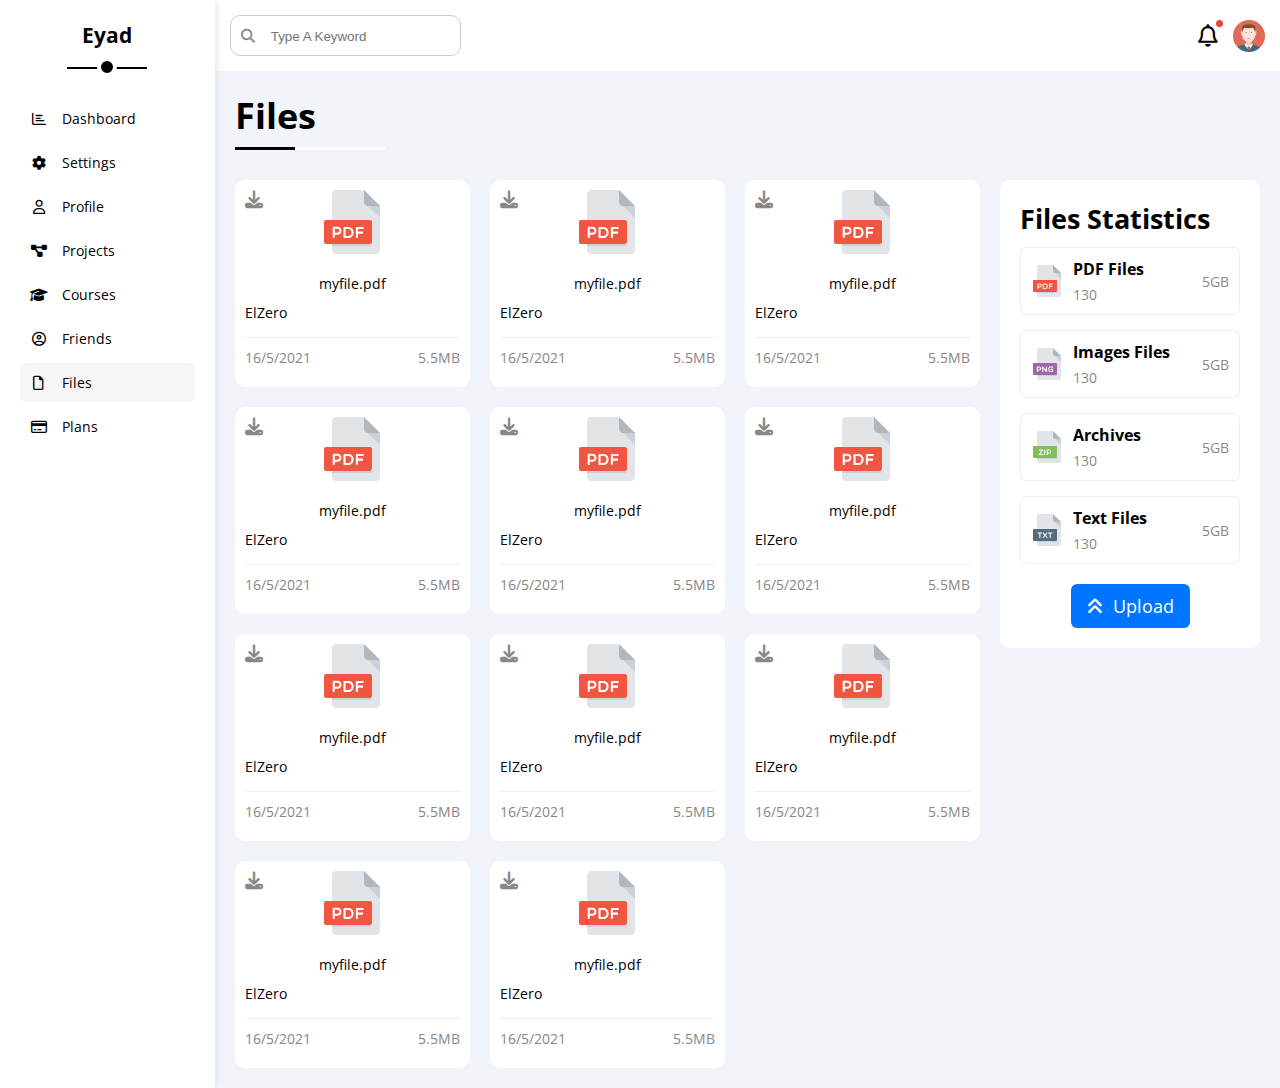
<file: files.html>
<!DOCTYPE html>
<html lang="en">
  <head>
    <meta charset="UTF-8" />
    <meta http-equiv="X-UA-Compatible" content="IE=edge" />
    <meta name="viewport" content="width=device-width, initial-scale=1.0" />
    <title>Files</title>
    <link rel="stylesheet" href="css/all.min.css" />
    <link rel="stylesheet" href="css/myFrameWork.css" />
    <link rel="stylesheet" href="css/master.css" />
    <link rel="preconnect" href="https://fonts.googleapis.com" />
    <link rel="preconnect" href="https://fonts.gstatic.com" crossorigin />
    <link
      href="https://fonts.googleapis.com/css2?family=Open+Sans:wght@400;500;700&display=swap"
      rel="stylesheet"
    />
    <script src="JS/index.js" defer></script>
  </head>
  <body class="bgc-eee">
    <div class="page flex">
      <aside class="bgc-white pos-rlt">
        <h3 class="pos-rlt mt-0 txt-c">Eyad</h3>
        <ul>
          <li>
            <a
              class="d-flex align-center fs-14 c-black rad-6 p-10"
              href="index.html"
            >
              <i class="fa-regular fa-chart-bar fa-fw"></i>
              <span class="ml-10 hide-mobile">Dashboard</span>
            </a>
          </li>
          <li>
            <a
              class="d-flex align-center fs-14 c-black rad-6 p-10"
              href="settings.html"
            >
              <i class="fa-solid fa-gear fa-fw"></i>
              <span class="ml-10 hide-mobile">Settings</span>
            </a>
          </li>
          <li>
            <a
              class="d-flex align-center fs-14 c-black rad-6 p-10"
              href="profile.html"
            >
              <i class="fa-regular fa-user fa-fw"></i>
              <span class="ml-10 hide-mobile">Profile</span>
            </a>
          </li>
          <li>
            <a
              class="d-flex align-center fs-14 c-black rad-6 p-10"
              href="projects.html"
            >
              <i class="fa-solid fa-diagram-project fa-fw"></i>
              <span class="ml-10 hide-mobile">Projects</span>
            </a>
          </li>
          <li>
            <a
              class="d-flex align-center fs-14 c-black rad-6 p-10"
              href="courses.html"
            >
              <i class="fa-solid fa-graduation-cap fa-fw"></i>
              <span class="ml-10 hide-mobile">Courses</span>
            </a>
          </li>
          <li>
            <a
              class="d-flex align-center fs-14 c-black rad-6 p-10"
              href="friends.html"
            >
              <i class="fa-regular fa-circle-user fa-fw"></i>
              <span class="ml-10 hide-mobile">Friends</span>
            </a>
          </li>
          <li>
            <a
              class="active d-flex align-center fs-14 c-black rad-6 p-10"
              href="files.html"
            >
              <i class="fa-regular fa-file fa-fw"></i>
              <span class="ml-10 hide-mobile">Files</span>
            </a>
          </li>
          <li>
            <a
              class="d-flex align-center fs-14 c-black rad-6 p-10"
              href="plans.html"
            >
              <i class="fa-regular fa-credit-card fa-fw"></i>
              <span class="ml-10 hide-mobile">Plans</span>
            </a>
          </li>
        </ul>
      </aside>
      <main class="w-full">
        <header class="bgc-white p-15 between-flex">
          <div class="left p-10 rad-10 fs-14">
            <i class="fa-solid fa-magnifying-glass"></i>
            <input
              type="search"
              name="search"
              id="search"
              class="search-bar ml-10"
              placeholder="Type A Keyword"
              autocomplete="off"
            />
          </div>
          <div class="right flex align-c">
            <i class="fa-regular fa-bell fa-lg notf pos-rlt"></i>
            <img src="./imgs/avatar.png" />
          </div>
        </header>
        <h1 class="pos-rlt">Files</h1>
        <div class="files-page m-20 flex gap-20">
          <div class="files-stats bgc-white rad-10 p-20">
            <h2 class="mt-0 mb-10 txt-c-mobile">Files Statistics</h2>
            <div class="stat p-10 between-flex border-eee rad-6 fs-14 mb-15">
              <div class="left flex">
                <img src="./imgs/pdf.svg" alt="pdf icon" />
                <article>
                  <h3 class="mt-0 mb-5">PDF Files</h3>
                  <span class="c-gray">130</span>
                </article>
              </div>
              <span class="c-gray">5GB</span>
            </div>
            <div class="stat p-10 between-flex border-eee rad-6 fs-14 mb-15">
              <div class="left flex">
                <img src="./imgs/png.svg" alt="png icon" />
                <article>
                  <h3 class="mt-0 mb-5">Images Files</h3>
                  <span class="c-gray">130</span>
                </article>
              </div>
              <span class="c-gray">5GB</span>
            </div>
            <div class="stat p-10 between-flex border-eee rad-6 fs-14 mb-15">
              <div class="left flex">
                <img src="./imgs/zip.svg" alt="zip icon" />
                <article>
                  <h3 class="mt-0 mb-5">Archives</h3>
                  <span class="c-gray">130</span>
                </article>
              </div>
              <span class="c-gray">5GB</span>
            </div>
            <div class="stat p-10 between-flex border-eee rad-6 fs-14 mb-20">
              <div class="left flex">
                <img src="./imgs/txt.svg" alt="txt icon" />
                <article>
                  <h3 class="mt-0 mb-5">Text Files</h3>
                  <span class="c-gray">130</span>
                </article>
              </div>
              <span class="c-gray">5GB</span>
            </div>
            <a href="#" class="upload btn bgc-blue c-white w-fit">
              <i class="fa-solid fa-angles-up mr-5"></i>
              Upload
            </a>
          </div>
          <div class="files-content grid gap-20">
            <div class="file bgc-white rad-10 p-10 pos-rlt">
              <i class="fa-solid fa-download c-gray download"></i>
              <div class="icon txt-c">
                <img class="mt-15 mb-15" src="./imgs/pdf.svg" alt="pdf icon" />
              </div>
              <span class="txt-c fs-14 mb-10 block">myfile.pdf</span>
              <p class="fs-14 mt-0 mb-15">ElZero</p>
              <div class="info between-flex c-gray fs-14 pt-10 pb-10">
                <span>16/5/2021</span>
                <span>5.5MB</span>
              </div>
            </div>
            <div class="file bgc-white rad-10 p-10 pos-rlt">
              <i class="fa-solid fa-download c-gray download"></i>
              <div class="icon txt-c">
                <img class="mt-15 mb-15" src="./imgs/pdf.svg" alt="pdf icon" />
              </div>
              <span class="txt-c fs-14 mb-10 block">myfile.pdf</span>
              <p class="fs-14 mt-0 mb-15">ElZero</p>
              <div class="info between-flex c-gray fs-14 pt-10 pb-10">
                <span>16/5/2021</span>
                <span>5.5MB</span>
              </div>
            </div>
            <div class="file bgc-white rad-10 p-10 pos-rlt">
              <i class="fa-solid fa-download c-gray download"></i>
              <div class="icon txt-c">
                <img class="mt-15 mb-15" src="./imgs/pdf.svg" alt="pdf icon" />
              </div>
              <span class="txt-c fs-14 mb-10 block">myfile.pdf</span>
              <p class="fs-14 mt-0 mb-15">ElZero</p>
              <div class="info between-flex c-gray fs-14 pt-10 pb-10">
                <span>16/5/2021</span>
                <span>5.5MB</span>
              </div>
            </div>
            <div class="file bgc-white rad-10 p-10 pos-rlt">
              <i class="fa-solid fa-download c-gray download"></i>
              <div class="icon txt-c">
                <img class="mt-15 mb-15" src="./imgs/pdf.svg" alt="pdf icon" />
              </div>
              <span class="txt-c fs-14 mb-10 block">myfile.pdf</span>
              <p class="fs-14 mt-0 mb-15">ElZero</p>
              <div class="info between-flex c-gray fs-14 pt-10 pb-10">
                <span>16/5/2021</span>
                <span>5.5MB</span>
              </div>
            </div>
            <div class="file bgc-white rad-10 p-10 pos-rlt">
              <i class="fa-solid fa-download c-gray download"></i>
              <div class="icon txt-c">
                <img class="mt-15 mb-15" src="./imgs/pdf.svg" alt="pdf icon" />
              </div>
              <span class="txt-c fs-14 mb-10 block">myfile.pdf</span>
              <p class="fs-14 mt-0 mb-15">ElZero</p>
              <div class="info between-flex c-gray fs-14 pt-10 pb-10">
                <span>16/5/2021</span>
                <span>5.5MB</span>
              </div>
            </div>
            <div class="file bgc-white rad-10 p-10 pos-rlt">
              <i class="fa-solid fa-download c-gray download"></i>
              <div class="icon txt-c">
                <img class="mt-15 mb-15" src="./imgs/pdf.svg" alt="pdf icon" />
              </div>
              <span class="txt-c fs-14 mb-10 block">myfile.pdf</span>
              <p class="fs-14 mt-0 mb-15">ElZero</p>
              <div class="info between-flex c-gray fs-14 pt-10 pb-10">
                <span>16/5/2021</span>
                <span>5.5MB</span>
              </div>
            </div>
            <div class="file bgc-white rad-10 p-10 pos-rlt">
              <i class="fa-solid fa-download c-gray download"></i>
              <div class="icon txt-c">
                <img class="mt-15 mb-15" src="./imgs/pdf.svg" alt="pdf icon" />
              </div>
              <span class="txt-c fs-14 mb-10 block">myfile.pdf</span>
              <p class="fs-14 mt-0 mb-15">ElZero</p>
              <div class="info between-flex c-gray fs-14 pt-10 pb-10">
                <span>16/5/2021</span>
                <span>5.5MB</span>
              </div>
            </div>
            <div class="file bgc-white rad-10 p-10 pos-rlt">
              <i class="fa-solid fa-download c-gray download"></i>
              <div class="icon txt-c">
                <img class="mt-15 mb-15" src="./imgs/pdf.svg" alt="pdf icon" />
              </div>
              <span class="txt-c fs-14 mb-10 block">myfile.pdf</span>
              <p class="fs-14 mt-0 mb-15">ElZero</p>
              <div class="info between-flex c-gray fs-14 pt-10 pb-10">
                <span>16/5/2021</span>
                <span>5.5MB</span>
              </div>
            </div>
            <div class="file bgc-white rad-10 p-10 pos-rlt">
              <i class="fa-solid fa-download c-gray download"></i>
              <div class="icon txt-c">
                <img class="mt-15 mb-15" src="./imgs/pdf.svg" alt="pdf icon" />
              </div>
              <span class="txt-c fs-14 mb-10 block">myfile.pdf</span>
              <p class="fs-14 mt-0 mb-15">ElZero</p>
              <div class="info between-flex c-gray fs-14 pt-10 pb-10">
                <span>16/5/2021</span>
                <span>5.5MB</span>
              </div>
            </div>
            <div class="file bgc-white rad-10 p-10 pos-rlt">
              <i class="fa-solid fa-download c-gray download"></i>
              <div class="icon txt-c">
                <img class="mt-15 mb-15" src="./imgs/pdf.svg" alt="pdf icon" />
              </div>
              <span class="txt-c fs-14 mb-10 block">myfile.pdf</span>
              <p class="fs-14 mt-0 mb-15">ElZero</p>
              <div class="info between-flex c-gray fs-14 pt-10 pb-10">
                <span>16/5/2021</span>
                <span>5.5MB</span>
              </div>
            </div>
            <div class="file bgc-white rad-10 p-10 pos-rlt">
              <i class="fa-solid fa-download c-gray download"></i>
              <div class="icon txt-c">
                <img class="mt-15 mb-15" src="./imgs/pdf.svg" alt="pdf icon" />
              </div>
              <span class="txt-c fs-14 mb-10 block">myfile.pdf</span>
              <p class="fs-14 mt-0 mb-15">ElZero</p>
              <div class="info between-flex c-gray fs-14 pt-10 pb-10">
                <span>16/5/2021</span>
                <span>5.5MB</span>
              </div>
            </div>
          </div>
        </div>
      </main>
    </div>
  </body>
</html>
</file>
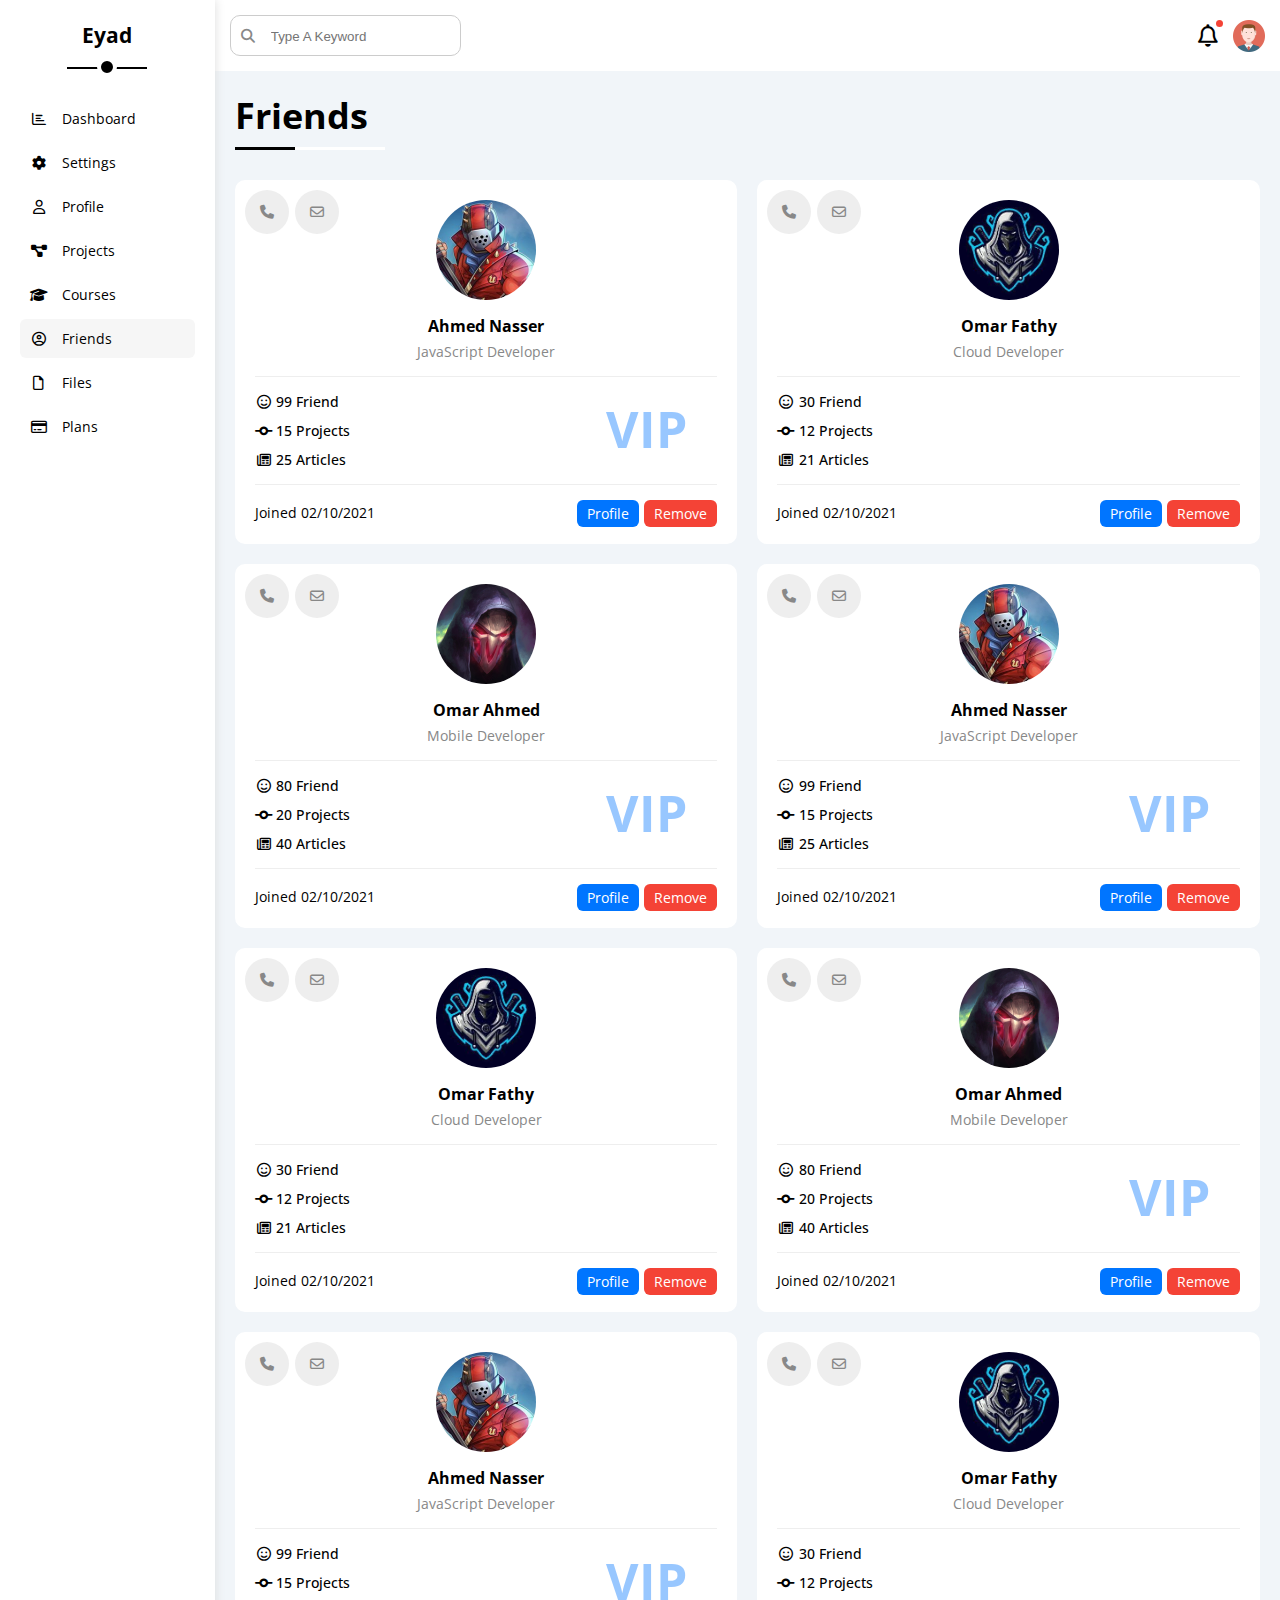
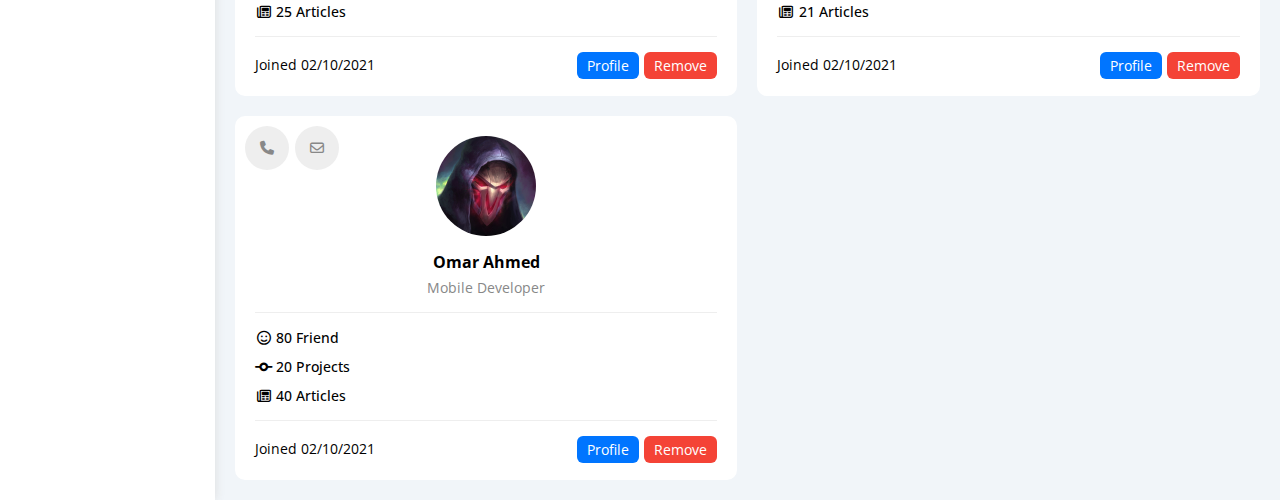
<file: friends.html>
<!DOCTYPE html>
<html lang="en">
  <head>
    <meta charset="UTF-8" />
    <meta http-equiv="X-UA-Compatible" content="IE=edge" />
    <meta name="viewport" content="width=device-width, initial-scale=1.0" />
    <title>Friends</title>
    <link rel="stylesheet" href="css/all.min.css" />
    <link rel="stylesheet" href="css/myFrameWork.css" />
    <link rel="stylesheet" href="css/master.css" />
    <link rel="preconnect" href="https://fonts.googleapis.com" />
    <link rel="preconnect" href="https://fonts.gstatic.com" crossorigin />
    <link
      href="https://fonts.googleapis.com/css2?family=Open+Sans:wght@400;500;700&display=swap"
      rel="stylesheet"
    />
    <script src="JS/index.js" defer></script>
  </head>
  <body class="bgc-eee">
    <div class="page flex">
      <aside class="bgc-white pos-rlt">
        <h3 class="pos-rlt mt-0 txt-c">Eyad</h3>
        <ul>
          <li>
            <a
              class="d-flex align-center fs-14 c-black rad-6 p-10"
              href="index.html"
            >
              <i class="fa-regular fa-chart-bar fa-fw"></i>
              <span class="ml-10 hide-mobile">Dashboard</span>
            </a>
          </li>
          <li>
            <a
              class="d-flex align-center fs-14 c-black rad-6 p-10"
              href="settings.html"
            >
              <i class="fa-solid fa-gear fa-fw"></i>
              <span class="ml-10 hide-mobile">Settings</span>
            </a>
          </li>
          <li>
            <a
              class="d-flex align-center fs-14 c-black rad-6 p-10"
              href="profile.html"
            >
              <i class="fa-regular fa-user fa-fw"></i>
              <span class="ml-10 hide-mobile">Profile</span>
            </a>
          </li>
          <li>
            <a
              class="d-flex align-center fs-14 c-black rad-6 p-10"
              href="projects.html"
            >
              <i class="fa-solid fa-diagram-project fa-fw"></i>
              <span class="ml-10 hide-mobile">Projects</span>
            </a>
          </li>
          <li>
            <a
              class="d-flex align-center fs-14 c-black rad-6 p-10"
              href="courses.html"
            >
              <i class="fa-solid fa-graduation-cap fa-fw"></i>
              <span class="ml-10 hide-mobile">Courses</span>
            </a>
          </li>
          <li>
            <a
              class="active d-flex align-center fs-14 c-black rad-6 p-10"
              href="friends.html"
            >
              <i class="fa-regular fa-circle-user fa-fw"></i>
              <span class="ml-10 hide-mobile">Friends</span>
            </a>
          </li>
          <li>
            <a
              class="d-flex align-center fs-14 c-black rad-6 p-10"
              href="files.html"
            >
              <i class="fa-regular fa-file fa-fw"></i>
              <span class="ml-10 hide-mobile">Files</span>
            </a>
          </li>
          <li>
            <a
              class="d-flex align-center fs-14 c-black rad-6 p-10"
              href="plans.html"
            >
              <i class="fa-regular fa-credit-card fa-fw"></i>
              <span class="ml-10 hide-mobile">Plans</span>
            </a>
          </li>
        </ul>
      </aside>
      <main class="w-full">
        <header class="bgc-white p-15 between-flex">
          <div class="left p-10 rad-10 fs-14">
            <i class="fa-solid fa-magnifying-glass"></i>
            <input
              type="search"
              name="search"
              id="search"
              class="search-bar ml-10"
              placeholder="Type A Keyword"
              autocomplete="off"
            />
          </div>
          <div class="right flex align-c">
            <i class="fa-regular fa-bell fa-lg notf pos-rlt"></i>
            <img src="./imgs/avatar.png" />
          </div>
        </header>
        <h1 class="pos-rlt">Friends</h1>
        <div class="friends-page m-20 grid gap-20">
          <div data-vip="true" class="friend bgc-white rad-10 p-20 pos-rlt">
            <i class="fa-solid fa-phone contact fs-14"></i>
            <i class="fa-regular fa-envelope contact fs-14"></i>
            <div class="friend-head txt-c border-b-eee">
              <img class="avatar" src="./imgs/friend-01.jpg" alt="avatar" />
              <h4 class="fs-16 mt-10 mb-0">Ahmed Nasser</h4>
              <p class="fs-14 c-gray mt-5 mb-15">JavaScript Developer</p>
            </div>
            <div class="friend-body pt-15 pb-15 border-b-eee">
              <span class="fs-14 block fw-500 mb-10"
                ><i class="fa-regular fa-face-smile fa-fw"></i> 99 Friend</span
              >
              <span class="fs-14 block fw-500 mb-10"
                ><i class="fa-solid fa-code-commit fa-fw"></i> 15 Projects</span
              >
              <span class="fs-14 block fw-500"
                ><i class="fa-regular fa-newspaper fa-fw"></i> 25 Articles</span
              >
            </div>
            <div class="friend-footer between-flex pt-15">
              <span class="fs-14">Joined 02/10/2021</span>
              <div class="friend-controls">
                <span class="btn bgc-blue c-white fs-14">Profile</span>
                <span class="btn bgc-red c-white fs-14">Remove</span>
              </div>
            </div>
          </div>
          <div data-vip="false" class="friend bgc-white rad-10 p-20 pos-rlt">
            <i class="fa-solid fa-phone contact fs-14"></i>
            <i class="fa-regular fa-envelope contact fs-14"></i>
            <div class="friend-head txt-c border-b-eee">
              <img class="avatar" src="./imgs/friend-02.jpg" alt="avatar" />
              <h4 class="fs-16 mt-10 mb-0">Omar Fathy</h4>
              <p class="fs-14 c-gray mt-5 mb-15">Cloud Developer</p>
            </div>
            <div class="friend-body pt-15 pb-15 border-b-eee">
              <span class="fs-14 block fw-500 mb-10"
                ><i class="fa-regular fa-face-smile fa-fw"></i> 30 Friend</span
              >
              <span class="fs-14 block fw-500 mb-10"
                ><i class="fa-solid fa-code-commit fa-fw"></i> 12 Projects</span
              >
              <span class="fs-14 block fw-500"
                ><i class="fa-regular fa-newspaper fa-fw"></i> 21 Articles</span
              >
            </div>
            <div class="friend-footer between-flex pt-15">
              <span class="fs-14">Joined 02/10/2021</span>
              <div class="friend-controls">
                <span class="btn bgc-blue c-white fs-14">Profile</span>
                <span class="btn bgc-red c-white fs-14">Remove</span>
              </div>
            </div>
          </div>
          <div data-vip="true" class="friend bgc-white rad-10 p-20 pos-rlt">
            <i class="fa-solid fa-phone contact fs-14"></i>
            <i class="fa-regular fa-envelope contact fs-14"></i>
            <div class="friend-head txt-c border-b-eee">
              <img class="avatar" src="./imgs/friend-03.jpg" alt="avatar" />
              <h4 class="fs-16 mt-10 mb-0">Omar Ahmed</h4>
              <p class="fs-14 c-gray mt-5 mb-15">Mobile Developer</p>
            </div>
            <div class="friend-body pt-15 pb-15 border-b-eee">
              <span class="fs-14 block fw-500 mb-10"
                ><i class="fa-regular fa-face-smile fa-fw"></i> 80 Friend</span
              >
              <span class="fs-14 block fw-500 mb-10"
                ><i class="fa-solid fa-code-commit fa-fw"></i> 20 Projects</span
              >
              <span class="fs-14 block fw-500"
                ><i class="fa-regular fa-newspaper fa-fw"></i> 40 Articles</span
              >
            </div>
            <div class="friend-footer between-flex pt-15">
              <span class="fs-14">Joined 02/10/2021</span>
              <div class="friend-controls">
                <span class="btn bgc-blue c-white fs-14">Profile</span>
                <span class="btn bgc-red c-white fs-14">Remove</span>
              </div>
            </div>
          </div>
          <div data-vip="true" class="friend bgc-white rad-10 p-20 pos-rlt">
            <i class="fa-solid fa-phone contact fs-14"></i>
            <i class="fa-regular fa-envelope contact fs-14"></i>
            <div class="friend-head txt-c border-b-eee">
              <img class="avatar" src="./imgs/friend-01.jpg" alt="avatar" />
              <h4 class="fs-16 mt-10 mb-0">Ahmed Nasser</h4>
              <p class="fs-14 c-gray mt-5 mb-15">JavaScript Developer</p>
            </div>
            <div class="friend-body pt-15 pb-15 border-b-eee">
              <span class="fs-14 block fw-500 mb-10"
                ><i class="fa-regular fa-face-smile fa-fw"></i> 99 Friend</span
              >
              <span class="fs-14 block fw-500 mb-10"
                ><i class="fa-solid fa-code-commit fa-fw"></i> 15 Projects</span
              >
              <span class="fs-14 block fw-500"
                ><i class="fa-regular fa-newspaper fa-fw"></i> 25 Articles</span
              >
            </div>
            <div class="friend-footer between-flex pt-15">
              <span class="fs-14">Joined 02/10/2021</span>
              <div class="friend-controls">
                <span class="btn bgc-blue c-white fs-14">Profile</span>
                <span class="btn bgc-red c-white fs-14">Remove</span>
              </div>
            </div>
          </div>
          <div data-vip="false" class="friend bgc-white rad-10 p-20 pos-rlt">
            <i class="fa-solid fa-phone contact fs-14"></i>
            <i class="fa-regular fa-envelope contact fs-14"></i>
            <div class="friend-head txt-c border-b-eee">
              <img class="avatar" src="./imgs/friend-02.jpg" alt="avatar" />
              <h4 class="fs-16 mt-10 mb-0">Omar Fathy</h4>
              <p class="fs-14 c-gray mt-5 mb-15">Cloud Developer</p>
            </div>
            <div class="friend-body pt-15 pb-15 border-b-eee">
              <span class="fs-14 block fw-500 mb-10"
                ><i class="fa-regular fa-face-smile fa-fw"></i> 30 Friend</span
              >
              <span class="fs-14 block fw-500 mb-10"
                ><i class="fa-solid fa-code-commit fa-fw"></i> 12 Projects</span
              >
              <span class="fs-14 block fw-500"
                ><i class="fa-regular fa-newspaper fa-fw"></i> 21 Articles</span
              >
            </div>
            <div class="friend-footer between-flex pt-15">
              <span class="fs-14">Joined 02/10/2021</span>
              <div class="friend-controls">
                <span class="btn bgc-blue c-white fs-14">Profile</span>
                <span class="btn bgc-red c-white fs-14">Remove</span>
              </div>
            </div>
          </div>
          <div data-vip="true" class="friend bgc-white rad-10 p-20 pos-rlt">
            <i class="fa-solid fa-phone contact fs-14"></i>
            <i class="fa-regular fa-envelope contact fs-14"></i>
            <div class="friend-head txt-c border-b-eee">
              <img class="avatar" src="./imgs/friend-03.jpg" alt="avatar" />
              <h4 class="fs-16 mt-10 mb-0">Omar Ahmed</h4>
              <p class="fs-14 c-gray mt-5 mb-15">Mobile Developer</p>
            </div>
            <div class="friend-body pt-15 pb-15 border-b-eee">
              <span class="fs-14 block fw-500 mb-10"
                ><i class="fa-regular fa-face-smile fa-fw"></i> 80 Friend</span
              >
              <span class="fs-14 block fw-500 mb-10"
                ><i class="fa-solid fa-code-commit fa-fw"></i> 20 Projects</span
              >
              <span class="fs-14 block fw-500"
                ><i class="fa-regular fa-newspaper fa-fw"></i> 40 Articles</span
              >
            </div>
            <div class="friend-footer between-flex pt-15">
              <span class="fs-14">Joined 02/10/2021</span>
              <div class="friend-controls">
                <span class="btn bgc-blue c-white fs-14">Profile</span>
                <span class="btn bgc-red c-white fs-14">Remove</span>
              </div>
            </div>
          </div>
          <div data-vip="true" class="friend bgc-white rad-10 p-20 pos-rlt">
            <i class="fa-solid fa-phone contact fs-14"></i>
            <i class="fa-regular fa-envelope contact fs-14"></i>
            <div class="friend-head txt-c border-b-eee">
              <img class="avatar" src="./imgs/friend-01.jpg" alt="avatar" />
              <h4 class="fs-16 mt-10 mb-0">Ahmed Nasser</h4>
              <p class="fs-14 c-gray mt-5 mb-15">JavaScript Developer</p>
            </div>
            <div class="friend-body pt-15 pb-15 border-b-eee">
              <span class="fs-14 block fw-500 mb-10"
                ><i class="fa-regular fa-face-smile fa-fw"></i> 99 Friend</span
              >
              <span class="fs-14 block fw-500 mb-10"
                ><i class="fa-solid fa-code-commit fa-fw"></i> 15 Projects</span
              >
              <span class="fs-14 block fw-500"
                ><i class="fa-regular fa-newspaper fa-fw"></i> 25 Articles</span
              >
            </div>
            <div class="friend-footer between-flex pt-15">
              <span class="fs-14">Joined 02/10/2021</span>
              <div class="friend-controls">
                <span class="btn bgc-blue c-white fs-14">Profile</span>
                <span class="btn bgc-red c-white fs-14">Remove</span>
              </div>
            </div>
          </div>
          <div data-vip="false" class="friend bgc-white rad-10 p-20 pos-rlt">
            <i class="fa-solid fa-phone contact fs-14"></i>
            <i class="fa-regular fa-envelope contact fs-14"></i>
            <div class="friend-head txt-c border-b-eee">
              <img class="avatar" src="./imgs/friend-02.jpg" alt="avatar" />
              <h4 class="fs-16 mt-10 mb-0">Omar Fathy</h4>
              <p class="fs-14 c-gray mt-5 mb-15">Cloud Developer</p>
            </div>
            <div class="friend-body pt-15 pb-15 border-b-eee">
              <span class="fs-14 block fw-500 mb-10"
                ><i class="fa-regular fa-face-smile fa-fw"></i> 30 Friend</span
              >
              <span class="fs-14 block fw-500 mb-10"
                ><i class="fa-solid fa-code-commit fa-fw"></i> 12 Projects</span
              >
              <span class="fs-14 block fw-500"
                ><i class="fa-regular fa-newspaper fa-fw"></i> 21 Articles</span
              >
            </div>
            <div class="friend-footer between-flex pt-15">
              <span class="fs-14">Joined 02/10/2021</span>
              <div class="friend-controls">
                <span class="btn bgc-blue c-white fs-14">Profile</span>
                <span class="btn bgc-red c-white fs-14">Remove</span>
              </div>
            </div>
          </div>
          <div data-vip="false" class="friend bgc-white rad-10 p-20 pos-rlt">
            <i class="fa-solid fa-phone contact fs-14"></i>
            <i class="fa-regular fa-envelope contact fs-14"></i>
            <div class="friend-head txt-c border-b-eee">
              <img class="avatar" src="./imgs/friend-03.jpg" alt="avatar" />
              <h4 class="fs-16 mt-10 mb-0">Omar Ahmed</h4>
              <p class="fs-14 c-gray mt-5 mb-15">Mobile Developer</p>
            </div>
            <div class="friend-body pt-15 pb-15 border-b-eee">
              <span class="fs-14 block fw-500 mb-10"
                ><i class="fa-regular fa-face-smile fa-fw"></i> 80 Friend</span
              >
              <span class="fs-14 block fw-500 mb-10"
                ><i class="fa-solid fa-code-commit fa-fw"></i> 20 Projects</span
              >
              <span class="fs-14 block fw-500"
                ><i class="fa-regular fa-newspaper fa-fw"></i> 40 Articles</span
              >
            </div>
            <div class="friend-footer between-flex pt-15">
              <span class="fs-14">Joined 02/10/2021</span>
              <div class="friend-controls">
                <span class="btn bgc-blue c-white fs-14">Profile</span>
                <span class="btn bgc-red c-white fs-14">Remove</span>
              </div>
            </div>
          </div>
        </div>
      </main>
    </div>
  </body>
</html>
</file>
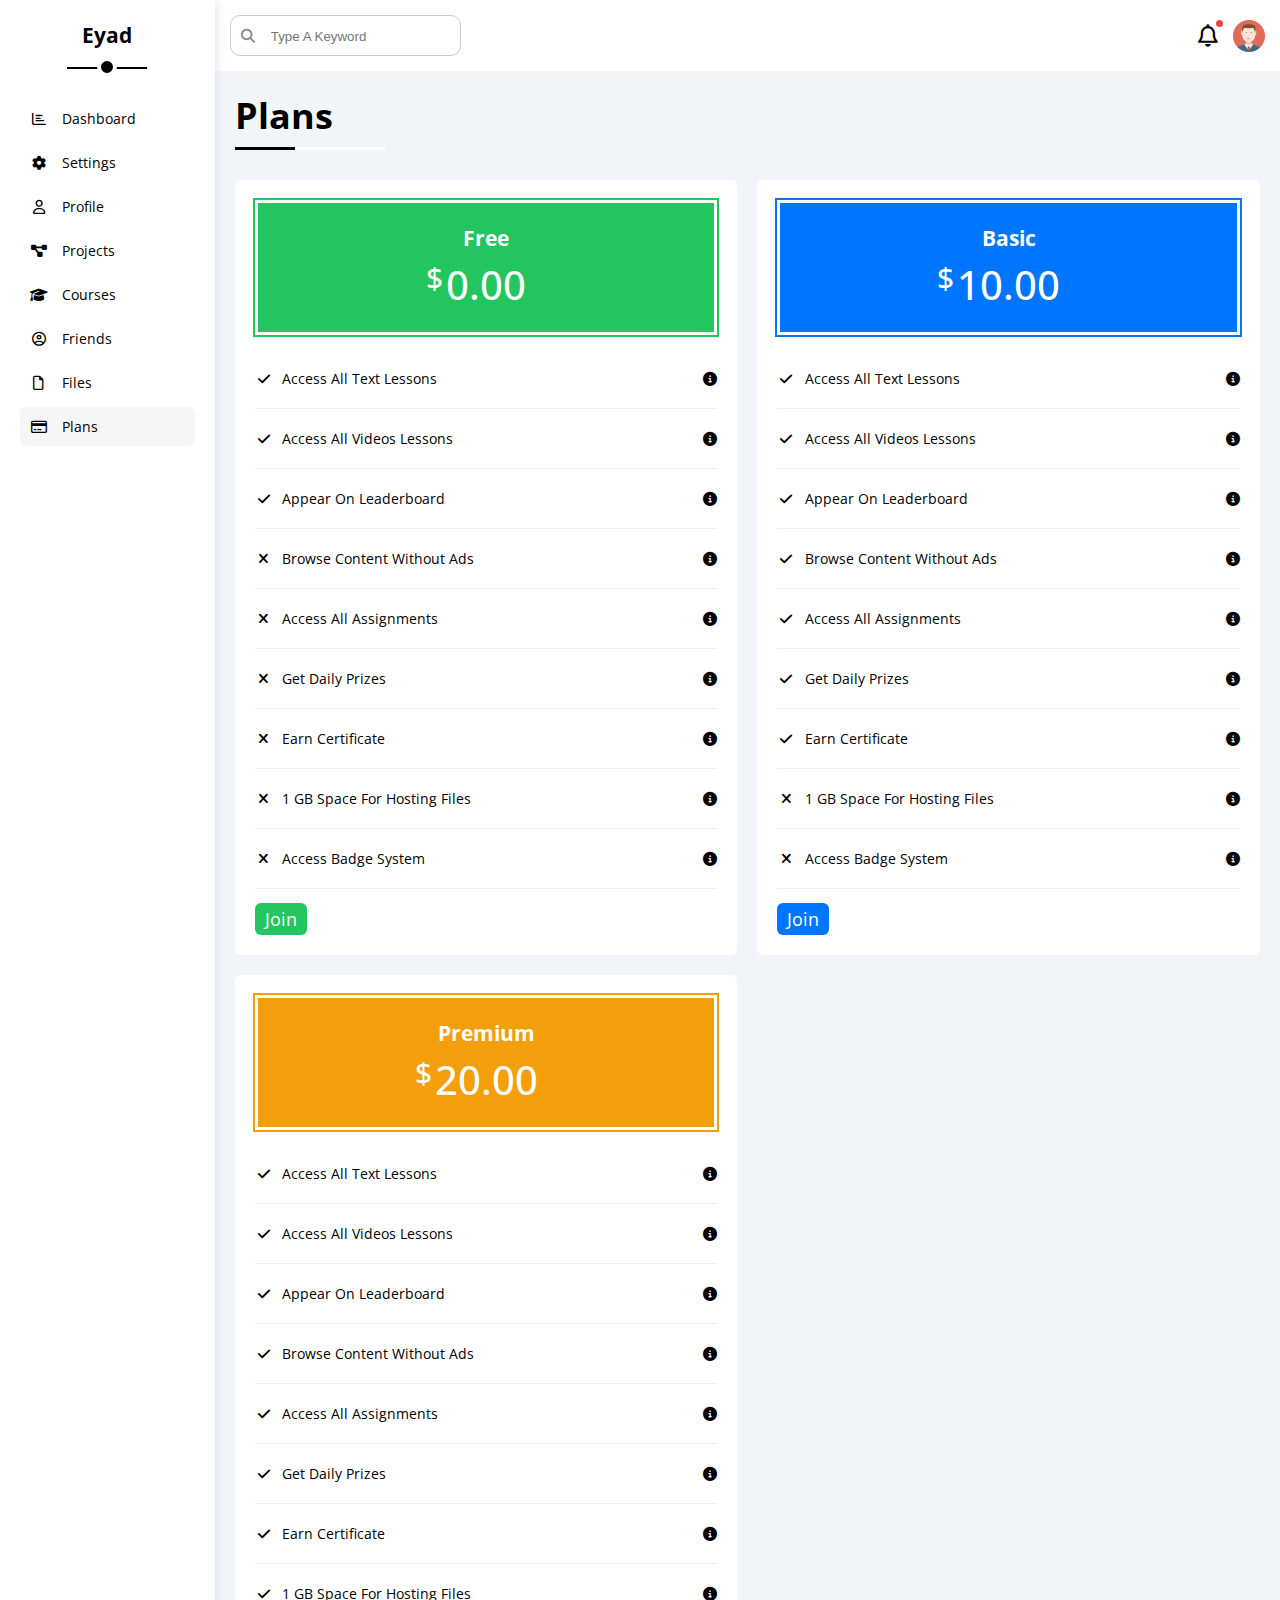
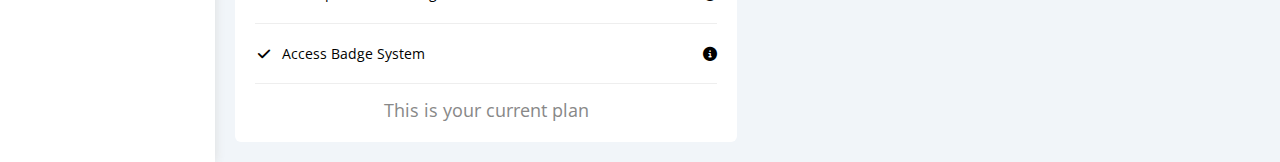
<file: plans.html>
<!DOCTYPE html>
<html lang="en">
  <head>
    <meta charset="UTF-8" />
    <meta http-equiv="X-UA-Compatible" content="IE=edge" />
    <meta name="viewport" content="width=device-width, initial-scale=1.0" />
    <title>Plans</title>
    <link rel="stylesheet" href="css/all.min.css" />
    <link rel="stylesheet" href="css/myFrameWork.css" />
    <link rel="stylesheet" href="css/master.css" />
    <link rel="preconnect" href="https://fonts.googleapis.com" />
    <link rel="preconnect" href="https://fonts.gstatic.com" crossorigin />
    <link
      href="https://fonts.googleapis.com/css2?family=Open+Sans:wght@400;500;700&display=swap"
      rel="stylesheet"
    />
    <script src="JS/index.js" defer></script>
  </head>
  <body class="bgc-eee">
    <div class="page flex">
      <aside class="bgc-white pos-rlt">
        <h3 class="pos-rlt mt-0 txt-c">Eyad</h3>
        <ul>
          <li>
            <a
              class="d-flex align-center fs-14 c-black rad-6 p-10"
              href="index.html"
            >
              <i class="fa-regular fa-chart-bar fa-fw"></i>
              <span class="ml-10 hide-mobile">Dashboard</span>
            </a>
          </li>
          <li>
            <a
              class="d-flex align-center fs-14 c-black rad-6 p-10"
              href="settings.html"
            >
              <i class="fa-solid fa-gear fa-fw"></i>
              <span class="ml-10 hide-mobile">Settings</span>
            </a>
          </li>
          <li>
            <a
              class="d-flex align-center fs-14 c-black rad-6 p-10"
              href="profile.html"
            >
              <i class="fa-regular fa-user fa-fw"></i>
              <span class="ml-10 hide-mobile">Profile</span>
            </a>
          </li>
          <li>
            <a
              class="d-flex align-center fs-14 c-black rad-6 p-10"
              href="projects.html"
            >
              <i class="fa-solid fa-diagram-project fa-fw"></i>
              <span class="ml-10 hide-mobile">Projects</span>
            </a>
          </li>
          <li>
            <a
              class="d-flex align-center fs-14 c-black rad-6 p-10"
              href="courses.html"
            >
              <i class="fa-solid fa-graduation-cap fa-fw"></i>
              <span class="ml-10 hide-mobile">Courses</span>
            </a>
          </li>
          <li>
            <a
              class="d-flex align-center fs-14 c-black rad-6 p-10"
              href="friends.html"
            >
              <i class="fa-regular fa-circle-user fa-fw"></i>
              <span class="ml-10 hide-mobile">Friends</span>
            </a>
          </li>
          <li>
            <a
              class="d-flex align-center fs-14 c-black rad-6 p-10"
              href="files.html"
            >
              <i class="fa-regular fa-file fa-fw"></i>
              <span class="ml-10 hide-mobile">Files</span>
            </a>
          </li>
          <li>
            <a
              class="active d-flex align-center fs-14 c-black rad-6 p-10"
              href="plans.html"
            >
              <i class="fa-regular fa-credit-card fa-fw"></i>
              <span class="ml-10 hide-mobile">Plans</span>
            </a>
          </li>
        </ul>
      </aside>
      <main class="w-full">
        <header class="bgc-white p-15 between-flex">
          <div class="left p-10 rad-10 fs-14">
            <i class="fa-solid fa-magnifying-glass"></i>
            <input
              type="search"
              name="search"
              id="search"
              class="search-bar ml-10"
              placeholder="Type A Keyword"
              autocomplete="off"
            />
          </div>
          <div class="right flex align-c">
            <i class="fa-regular fa-bell fa-lg notf pos-rlt"></i>
            <img src="./imgs/avatar.png" />
          </div>
        </header>
        <h1 class="pos-rlt">Plans</h1>
        <div class="plans-page m-20 grid gap-20">
          <div class="plan bgc-white rad-6 p-20 pos-rlt free">
            <div class="header txt-c p-20 c-white">
              <h3 class="mt-0 mb-5">Free</h3>
              <p class="mt-0 mb-0 fw-500 price">
                <span class="currency">$</span>0.00
              </p>
            </div>
            <ul class="flex features fs-14">
              <li>
                <i class="fa-solid fa-check fa-fw yes"></i>
                <span>Access All Text Lessons</span>
                <i class="fa-solid fa-circle-info help"></i>
              </li>
              <li>
                <i class="fa-solid fa-check fa-fw yes"></i>
                <span>Access All Videos Lessons</span>
                <i class="fa-solid fa-circle-info help"></i>
              </li>
              <li>
                <i class="fa-solid fa-check fa-fw yes"></i>
                <span>Appear On Leaderboard</span>
                <i class="fa-solid fa-circle-info help"></i>
              </li>
              <li>
                <i class="fa-solid fa-xmark fa-fw"></i>
                <span>Browse Content Without Ads</span>
                <i class="fa-solid fa-circle-info help"></i>
              </li>
              <li>
                <i class="fa-solid fa-xmark fa-fw"></i>
                <span>Access All Assignments</span>
                <i class="fa-solid fa-circle-info help"></i>
              </li>
              <li>
                <i class="fa-solid fa-xmark fa-fw"></i>
                <span>Get Daily Prizes</span>
                <i class="fa-solid fa-circle-info help"></i>
              </li>
              <li>
                <i class="fa-solid fa-xmark fa-fw"></i>
                <span>Earn Certificate</span>
                <i class="fa-solid fa-circle-info help"></i>
              </li>
              <li>
                <i class="fa-solid fa-xmark fa-fw"></i>
                <span>1 GB Space For Hosting Files</span>
                <i class="fa-solid fa-circle-info help"></i>
              </li>
              <li>
                <i class="fa-solid fa-xmark fa-fw"></i>
                <span>Access Badge System</span>
                <i class="fa-solid fa-circle-info help"></i>
              </li>
            </ul>
            <a href="#" class="join btn c-white w-fit">Join</a>
          </div>
          <div class="plan bgc-white rad-6 p-20 pos-rlt basic">
            <div class="header txt-c p-20 c-white">
              <h3 class="mt-0 mb-5">Basic</h3>
              <p class="mt-0 mb-0 fw-500 price">
                <span class="currency">$</span>10.00
              </p>
            </div>
            <ul class="flex features fs-14">
              <li>
                <i class="fa-solid fa-check fa-fw yes"></i>
                <span>Access All Text Lessons</span>
                <i class="fa-solid fa-circle-info help"></i>
              </li>
              <li>
                <i class="fa-solid fa-check fa-fw yes"></i>
                <span>Access All Videos Lessons</span>
                <i class="fa-solid fa-circle-info help"></i>
              </li>
              <li>
                <i class="fa-solid fa-check fa-fw yes"></i>
                <span>Appear On Leaderboard</span>
                <i class="fa-solid fa-circle-info help"></i>
              </li>
              <li>
                <i class="fa-solid fa-check fa-fw yes"></i>
                <span>Browse Content Without Ads</span>
                <i class="fa-solid fa-circle-info help"></i>
              </li>
              <li>
                <i class="fa-solid fa-check fa-fw yes"></i>
                <span>Access All Assignments</span>
                <i class="fa-solid fa-circle-info help"></i>
              </li>
              <li>
                <i class="fa-solid fa-check fa-fw yes"></i>
                <span>Get Daily Prizes</span>
                <i class="fa-solid fa-circle-info help"></i>
              </li>
              <li>
                <i class="fa-solid fa-check fa-fw yes"></i>
                <span>Earn Certificate</span>
                <i class="fa-solid fa-circle-info help"></i>
              </li>
              <li>
                <i class="fa-solid fa-xmark fa-fw"></i>
                <span>1 GB Space For Hosting Files</span>
                <i class="fa-solid fa-circle-info help"></i>
              </li>
              <li>
                <i class="fa-solid fa-xmark fa-fw"></i>
                <span>Access Badge System</span>
                <i class="fa-solid fa-circle-info help"></i>
              </li>
            </ul>
            <a href="#" class="join btn c-white w-fit">Join</a>
          </div>
          <div class="plan bgc-white rad-6 p-20 pos-rlt premium">
            <div class="header txt-c p-20 c-white">
              <h3 class="mt-0 mb-5">Premium</h3>
              <p class="mt-0 mb-0 fw-500 price">
                <span class="currency">$</span>20.00
              </p>
            </div>
            <ul class="flex features fs-14">
              <li>
                <i class="fa-solid fa-check fa-fw yes"></i>
                <span>Access All Text Lessons</span>
                <i class="fa-solid fa-circle-info help"></i>
              </li>
              <li>
                <i class="fa-solid fa-check fa-fw yes"></i>
                <span>Access All Videos Lessons</span>
                <i class="fa-solid fa-circle-info help"></i>
              </li>
              <li>
                <i class="fa-solid fa-check fa-fw yes"></i>
                <span>Appear On Leaderboard</span>
                <i class="fa-solid fa-circle-info help"></i>
              </li>
              <li>
                <i class="fa-solid fa-check fa-fw yes"></i>
                <span>Browse Content Without Ads</span>
                <i class="fa-solid fa-circle-info help"></i>
              </li>
              <li>
                <i class="fa-solid fa-check fa-fw yes"></i>
                <span>Access All Assignments</span>
                <i class="fa-solid fa-circle-info help"></i>
              </li>
              <li>
                <i class="fa-solid fa-check fa-fw yes"></i>
                <span>Get Daily Prizes</span>
                <i class="fa-solid fa-circle-info help"></i>
              </li>
              <li>
                <i class="fa-solid fa-check fa-fw yes"></i>
                <span>Earn Certificate</span>
                <i class="fa-solid fa-circle-info help"></i>
              </li>
              <li>
                <i class="fa-solid fa-check fa-fw yes"></i>
                <span>1 GB Space For Hosting Files</span>
                <i class="fa-solid fa-circle-info help"></i>
              </li>
              <li>
                <i class="fa-solid fa-check fa-fw yes"></i>
                <span>Access Badge System</span>
                <i class="fa-solid fa-circle-info help"></i>
              </li>
            </ul>
            <p class="c-gray txt-c m-0">This is your current plan</p>
          </div>
        </div>
      </main>
    </div>
  </body>
</html>
</file>
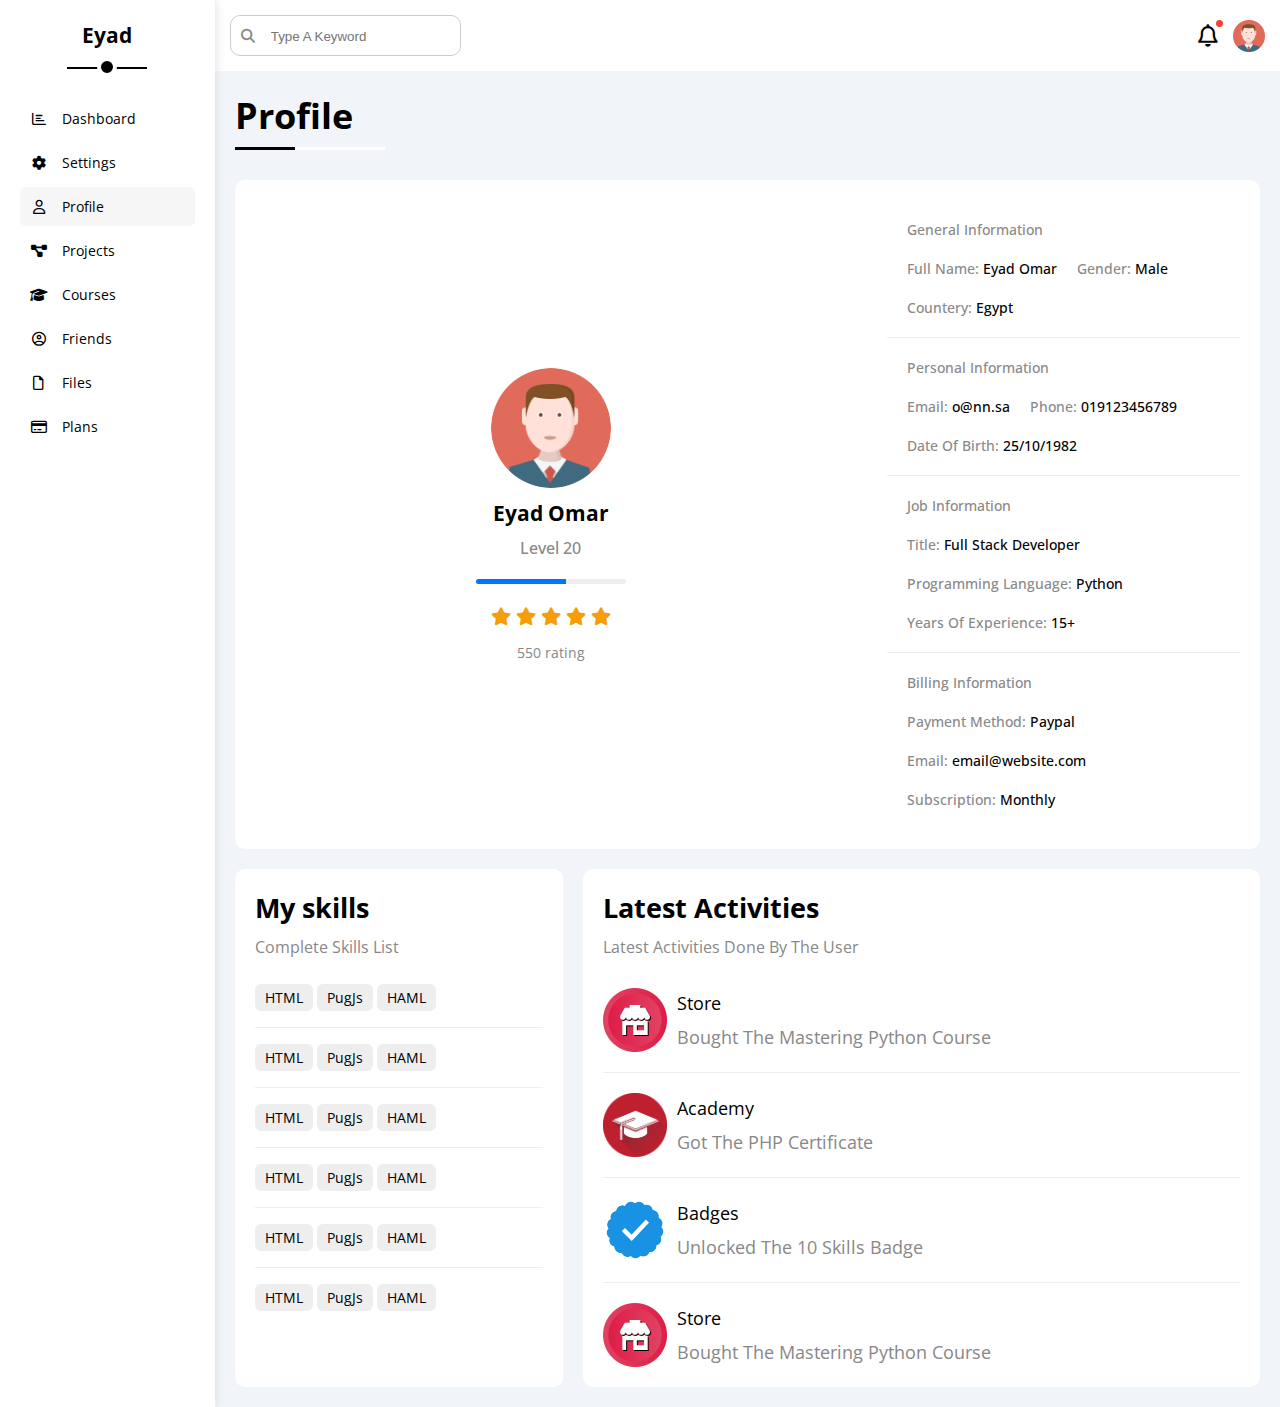
<file: profile.html>
<!DOCTYPE html>
<html lang="en">
  <head>
    <meta charset="UTF-8" />
    <meta http-equiv="X-UA-Compatible" content="IE=edge" />
    <meta name="viewport" content="width=device-width, initial-scale=1.0" />
    <title>Profile</title>
    <link rel="stylesheet" href="css/all.min.css" />
    <link rel="stylesheet" href="css/myFrameWork.css" />
    <link rel="stylesheet" href="css/master.css" />
    <link rel="preconnect" href="https://fonts.googleapis.com" />
    <link rel="preconnect" href="https://fonts.gstatic.com" crossorigin />
    <link
      href="https://fonts.googleapis.com/css2?family=Open+Sans:wght@400;500;700&display=swap"
      rel="stylesheet"
    />
    <script src="JS/index.js" defer></script>
  </head>
  <body class="bgc-eee">
    <div class="page flex">
      <aside class="bgc-white pos-rlt">
        <h3 class="pos-rlt mt-0 txt-c">Eyad</h3>
        <ul>
          <li>
            <a
              class="d-flex align-center fs-14 c-black rad-6 p-10"
              href="index.html"
            >
              <i class="fa-regular fa-chart-bar fa-fw"></i>
              <span class="ml-10 hide-mobile">Dashboard</span>
            </a>
          </li>
          <li>
            <a
              class="d-flex align-center fs-14 c-black rad-6 p-10"
              href="settings.html"
            >
              <i class="fa-solid fa-gear fa-fw"></i>
              <span class="ml-10 hide-mobile">Settings</span>
            </a>
          </li>
          <li>
            <a
              class="active d-flex align-center fs-14 c-black rad-6 p-10"
              href="profile.html"
            >
              <i class="fa-regular fa-user fa-fw"></i>
              <span class="ml-10 hide-mobile">Profile</span>
            </a>
          </li>
          <li>
            <a
              class="d-flex align-center fs-14 c-black rad-6 p-10"
              href="projects.html"
            >
              <i class="fa-solid fa-diagram-project fa-fw"></i>
              <span class="ml-10 hide-mobile">Projects</span>
            </a>
          </li>
          <li>
            <a
              class="d-flex align-center fs-14 c-black rad-6 p-10"
              href="courses.html"
            >
              <i class="fa-solid fa-graduation-cap fa-fw"></i>
              <span class="ml-10 hide-mobile">Courses</span>
            </a>
          </li>
          <li>
            <a
              class="d-flex align-center fs-14 c-black rad-6 p-10"
              href="friends.html"
            >
              <i class="fa-regular fa-circle-user fa-fw"></i>
              <span class="ml-10 hide-mobile">Friends</span>
            </a>
          </li>
          <li>
            <a
              class="d-flex align-center fs-14 c-black rad-6 p-10"
              href="files.html"
            >
              <i class="fa-regular fa-file fa-fw"></i>
              <span class="ml-10 hide-mobile">Files</span>
            </a>
          </li>
          <li>
            <a
              class="d-flex align-center fs-14 c-black rad-6 p-10"
              href="plans.html"
            >
              <i class="fa-regular fa-credit-card fa-fw"></i>
              <span class="ml-10 hide-mobile">Plans</span>
            </a>
          </li>
        </ul>
      </aside>
      <main class="w-full">
        <header class="bgc-white p-15 between-flex">
          <div class="left p-10 rad-10 fs-14">
            <i class="fa-solid fa-magnifying-glass"></i>
            <input
              type="search"
              name="search"
              id="search"
              class="search-bar ml-10"
              placeholder="Type A Keyword"
              autocomplete="off"
            />
          </div>
          <div class="right flex align-c">
            <i class="fa-regular fa-bell fa-lg notf pos-rlt"></i>
            <img src="./imgs/avatar.png" />
          </div>
        </header>
        <h1 class="pos-rlt">Profile</h1>
        <div class="profile-page m-20 grid gap-20">
          <div class="profile-info bgc-white rad-10 p-20">
            <div class="cover center-flex">
              <img src="./imgs/avatar.png" alt="Avatar img" class="avatar" />
              <h3 class="mt-10 mb-10">Eyad Omar</h3>
              <p class="mt-0 mb-20 c-gray fs-16 fw-500">Level 20</p>
              <span class="progress mb-20"></span>
              <div class="stars mb-15 c-orange">
                <i class="fa-solid fa-star star"></i>
                <i class="fa-solid fa-star star"></i>
                <i class="fa-solid fa-star star"></i>
                <i class="fa-solid fa-star star"></i>
                <i class="fa-solid fa-star star"></i>
              </div>
              <span class="rating c-gray fs-14">550 rating</span>
            </div>
            <div class="info fs-14 fw-500 txt-c-mobile">
              <div class="row p-20 border-b-eee">
                <p class="title">General Information</p>
                <p>Full Name: <span>Eyad Omar</span></p>
                <p>Gender: <span>Male</span></p>
                <p>Countery: <span>Egypt</span></p>
              </div>
              <div class="row p-20 border-b-eee">
                <p class="title">Personal Information</p>
                <p>Email: <span> o@nn.sa</span></p>
                <p>Phone: <span>019123456789</span></p>
                <p>Date Of Birth: <span>25/10/1982</span></p>
              </div>
              <div class="row p-20 border-b-eee">
                <p class="title">Job Information</p>
                <p>Title: <span>Full Stack Developer</span></p>
                <p>Programming Language: <span>Python</span></p>
                <p>Years Of Experience: <span>15+</span></p>
              </div>
              <div class="row p-20">
                <p class="title">Billing Information</p>
                <p>Payment Method: <span>Paypal</span></p>
                <p>Email: <span>email@website.com</span></p>
                <p>Subscription: <span>Monthly</span></p>
              </div>
            </div>
          </div>
          <div class="my-skills bgc-white rad-10 p-20">
            <h2 class="mt-0 mb-10">My skills</h2>
            <p class="mt-0 mb-10 c-gray fs-16">Complete Skills List</p>
            <div class="row pt-20 pb-20 border-b-eee fs-14">
              <span class="btn bgc-eee">HTML</span>
              <span class="btn bgc-eee">PugJs</span>
              <span class="btn bgc-eee">HAML</span>
            </div>
            <div class="row pt-20 pb-20 border-b-eee fs-14">
              <span class="btn bgc-eee">HTML</span>
              <span class="btn bgc-eee">PugJs</span>
              <span class="btn bgc-eee">HAML</span>
            </div>
            <div class="row pt-20 pb-20 border-b-eee fs-14">
              <span class="btn bgc-eee">HTML</span>
              <span class="btn bgc-eee">PugJs</span>
              <span class="btn bgc-eee">HAML</span>
            </div>
            <div class="row pt-20 pb-20 border-b-eee fs-14">
              <span class="btn bgc-eee">HTML</span>
              <span class="btn bgc-eee">PugJs</span>
              <span class="btn bgc-eee">HAML</span>
            </div>
            <div class="row pt-20 pb-20 border-b-eee fs-14">
              <span class="btn bgc-eee">HTML</span>
              <span class="btn bgc-eee">PugJs</span>
              <span class="btn bgc-eee">HAML</span>
            </div>
            <div class="row pt-20 fs-14">
              <span class="btn bgc-eee">HTML</span>
              <span class="btn bgc-eee">PugJs</span>
              <span class="btn bgc-eee">HAML</span>
            </div>
          </div>
          <div class="latest-activites bgc-white rad-10 p-20">
            <h2 class="mt-0 mb-10">Latest Activities</h2>
            <p class="mt-0 mb-10 c-gray fs-16">
              Latest Activities Done By The User
            </p>
            <div class="row pt-20 pb-20 border-b-eee flex align-c">
              <img src="./imgs/activity-01.png" alt="store logo" />
              <article>
                <span class="block mb-10">Store</span>
                <span class="c-gray">Bought The Mastering Python Course </span>
              </article>
            </div>
            <div class="row pt-20 pb-20 border-b-eee flex align-c">
              <img src="./imgs/activity-02.png" alt="store logo" />
              <article>
                <span class="block mb-10">Academy</span>
                <span class="c-gray">Got The PHP Certificate </span>
              </article>
            </div>
            <div class="row pt-20 pb-20 border-b-eee flex align-c">
              <img src="./imgs/activity-03.png" alt="store logo" />
              <article>
                <span class="block mb-10">Badges</span>
                <span class="c-gray">Unlocked The 10 Skills Badge </span>
              </article>
            </div>
            <div class="row pt-20 flex align-c">
              <img src="./imgs/activity-01.png" alt="store logo" />
              <article>
                <span class="block mb-10">Store</span>
                <span class="c-gray">Bought The Mastering Python Course </span>
              </article>
            </div>
          </div>
        </div>
      </main>
    </div>
  </body>
</html>
</file>
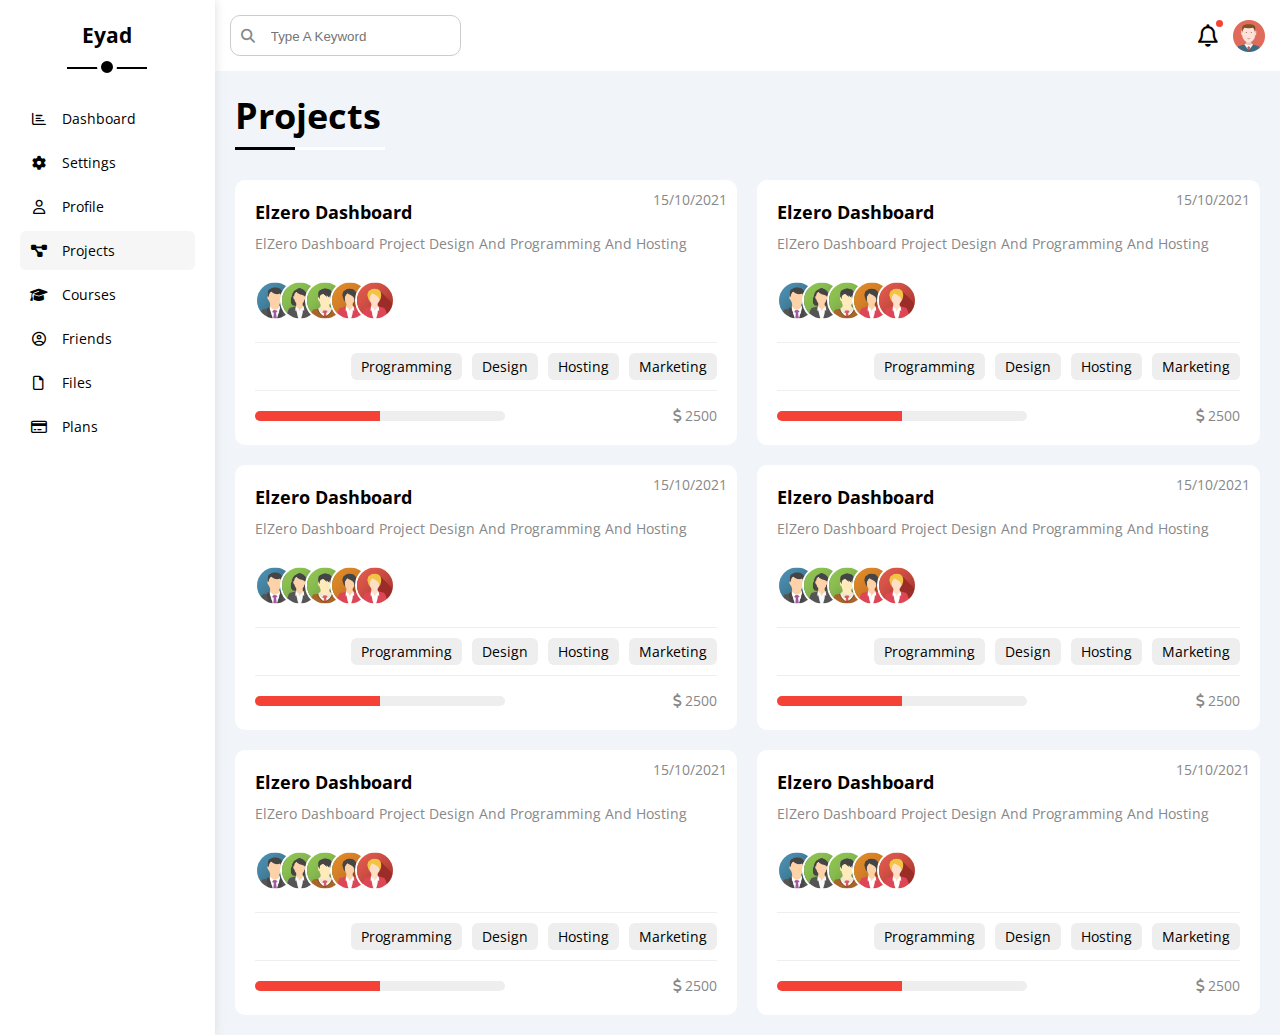
<file: projects.html>
<!DOCTYPE html>
<html lang="en">
  <head>
    <meta charset="UTF-8" />
    <meta http-equiv="X-UA-Compatible" content="IE=edge" />
    <meta name="viewport" content="width=device-width, initial-scale=1.0" />
    <title>Projects</title>
    <link rel="stylesheet" href="css/all.min.css" />
    <link rel="stylesheet" href="css/myFrameWork.css" />
    <link rel="stylesheet" href="css/master.css" />
    <link rel="preconnect" href="https://fonts.googleapis.com" />
    <link rel="preconnect" href="https://fonts.gstatic.com" crossorigin />
    <link
      href="https://fonts.googleapis.com/css2?family=Open+Sans:wght@400;500;700&display=swap"
      rel="stylesheet"
    />
    <script src="JS/index.js" defer></script>
  </head>
  <body class="bgc-eee">
    <div class="page flex">
      <aside class="bgc-white pos-rlt">
        <h3 class="pos-rlt mt-0 txt-c">Eyad</h3>
        <ul>
          <li>
            <a
              class="d-flex align-center fs-14 c-black rad-6 p-10"
              href="index.html"
            >
              <i class="fa-regular fa-chart-bar fa-fw"></i>
              <span class="ml-10 hide-mobile">Dashboard</span>
            </a>
          </li>
          <li>
            <a
              class="d-flex align-center fs-14 c-black rad-6 p-10"
              href="settings.html"
            >
              <i class="fa-solid fa-gear fa-fw"></i>
              <span class="ml-10 hide-mobile">Settings</span>
            </a>
          </li>
          <li>
            <a
              class="d-flex align-center fs-14 c-black rad-6 p-10"
              href="profile.html"
            >
              <i class="fa-regular fa-user fa-fw"></i>
              <span class="ml-10 hide-mobile">Profile</span>
            </a>
          </li>
          <li>
            <a
              class="active d-flex align-center fs-14 c-black rad-6 p-10"
              href="projects.html"
            >
              <i class="fa-solid fa-diagram-project fa-fw"></i>
              <span class="ml-10 hide-mobile">Projects</span>
            </a>
          </li>
          <li>
            <a
              class="d-flex align-center fs-14 c-black rad-6 p-10"
              href="courses.html"
            >
              <i class="fa-solid fa-graduation-cap fa-fw"></i>
              <span class="ml-10 hide-mobile">Courses</span>
            </a>
          </li>
          <li>
            <a
              class="d-flex align-center fs-14 c-black rad-6 p-10"
              href="friends.html"
            >
              <i class="fa-regular fa-circle-user fa-fw"></i>
              <span class="ml-10 hide-mobile">Friends</span>
            </a>
          </li>
          <li>
            <a
              class="d-flex align-center fs-14 c-black rad-6 p-10"
              href="files.html"
            >
              <i class="fa-regular fa-file fa-fw"></i>
              <span class="ml-10 hide-mobile">Files</span>
            </a>
          </li>
          <li>
            <a
              class="d-flex align-center fs-14 c-black rad-6 p-10"
              href="plans.html"
            >
              <i class="fa-regular fa-credit-card fa-fw"></i>
              <span class="ml-10 hide-mobile">Plans</span>
            </a>
          </li>
        </ul>
      </aside>
      <main class="w-full">
        <header class="bgc-white p-15 between-flex">
          <div class="left p-10 rad-10 fs-14">
            <i class="fa-solid fa-magnifying-glass"></i>
            <input
              type="search"
              name="search"
              id="search"
              class="search-bar ml-10"
              placeholder="Type A Keyword"
              autocomplete="off"
            />
          </div>
          <div class="right flex align-c">
            <i class="fa-regular fa-bell fa-lg notf pos-rlt"></i>
            <img src="./imgs/avatar.png" />
          </div>
        </header>
        <h1 class="pos-rlt">Projects</h1>
        <div class="projects-page m-20 grid gap-20">
          <div class="project bgc-white rad-10 p-20 pos-rlt">
            <span class="date fs-14 c-gray">15/10/2021</span>
            <h4 class="m-0">Elzero Dashboard</h4>
            <p class="c-gray mt-10 mb-10 fs-14">
              ElZero Dashboard Project Design And Programming And Hosting
            </p>
            <div class="team border-b-eee">
              <a href="#"
                ><img src="./imgs/team-01.png" alt="team member avater"
              /></a>
              <a href="#"
                ><img src="./imgs/team-02.png" alt="team member avater"
              /></a>
              <a href="#"
                ><img src="./imgs/team-03.png" alt="team member avater"
              /></a>
              <a href="#"
                ><img src="./imgs/team-04.png" alt="team member avater"
              /></a>
              <a href="#"
                ><img src="./imgs/team-05.png" alt="team member avater"
              /></a>
            </div>
            <div class="techs border-b-eee pt-10 pb-10 flex">
              <span class="fs-14 rad-6 bgc-eee btn">Programming</span>
              <span class="fs-14 rad-6 bgc-eee btn">Design</span>
              <span class="fs-14 rad-6 bgc-eee btn">Hosting</span>
              <span class="fs-14 rad-6 bgc-eee btn">Marketing</span>
            </div>
            <div class="info pt-15 between-flex">
              <div class="prog bgc-eee">
                <span class="bgc-red" style="width: 50%"></span>
              </div>
              <div class="fs-14 c-gray">
                <i class="fa-solid fa-dollar-sign"></i>
                2500
              </div>
            </div>
          </div>
          <div class="project bgc-white rad-10 p-20 pos-rlt">
            <span class="date fs-14 c-gray">15/10/2021</span>
            <h4 class="m-0">Elzero Dashboard</h4>
            <p class="c-gray mt-10 mb-10 fs-14">
              ElZero Dashboard Project Design And Programming And Hosting
            </p>
            <div class="team border-b-eee">
              <a href="#"
                ><img src="./imgs/team-01.png" alt="team member avater"
              /></a>
              <a href="#"
                ><img src="./imgs/team-02.png" alt="team member avater"
              /></a>
              <a href="#"
                ><img src="./imgs/team-03.png" alt="team member avater"
              /></a>
              <a href="#"
                ><img src="./imgs/team-04.png" alt="team member avater"
              /></a>
              <a href="#"
                ><img src="./imgs/team-05.png" alt="team member avater"
              /></a>
            </div>
            <div class="techs border-b-eee pt-10 pb-10 flex">
              <span class="fs-14 rad-6 bgc-eee btn">Programming</span>
              <span class="fs-14 rad-6 bgc-eee btn">Design</span>
              <span class="fs-14 rad-6 bgc-eee btn">Hosting</span>
              <span class="fs-14 rad-6 bgc-eee btn">Marketing</span>
            </div>
            <div class="info pt-15 between-flex">
              <div class="prog bgc-eee">
                <span class="bgc-red" style="width: 50%"></span>
              </div>
              <div class="fs-14 c-gray">
                <i class="fa-solid fa-dollar-sign"></i>
                2500
              </div>
            </div>
          </div>
          <div class="project bgc-white rad-10 p-20 pos-rlt">
            <span class="date fs-14 c-gray">15/10/2021</span>
            <h4 class="m-0">Elzero Dashboard</h4>
            <p class="c-gray mt-10 mb-10 fs-14">
              ElZero Dashboard Project Design And Programming And Hosting
            </p>
            <div class="team border-b-eee">
              <a href="#"
                ><img src="./imgs/team-01.png" alt="team member avater"
              /></a>
              <a href="#"
                ><img src="./imgs/team-02.png" alt="team member avater"
              /></a>
              <a href="#"
                ><img src="./imgs/team-03.png" alt="team member avater"
              /></a>
              <a href="#"
                ><img src="./imgs/team-04.png" alt="team member avater"
              /></a>
              <a href="#"
                ><img src="./imgs/team-05.png" alt="team member avater"
              /></a>
            </div>
            <div class="techs border-b-eee pt-10 pb-10 flex">
              <span class="fs-14 rad-6 bgc-eee btn">Programming</span>
              <span class="fs-14 rad-6 bgc-eee btn">Design</span>
              <span class="fs-14 rad-6 bgc-eee btn">Hosting</span>
              <span class="fs-14 rad-6 bgc-eee btn">Marketing</span>
            </div>
            <div class="info pt-15 between-flex">
              <div class="prog bgc-eee">
                <span class="bgc-red" style="width: 50%"></span>
              </div>
              <div class="fs-14 c-gray">
                <i class="fa-solid fa-dollar-sign"></i>
                2500
              </div>
            </div>
          </div>
          <div class="project bgc-white rad-10 p-20 pos-rlt">
            <span class="date fs-14 c-gray">15/10/2021</span>
            <h4 class="m-0">Elzero Dashboard</h4>
            <p class="c-gray mt-10 mb-10 fs-14">
              ElZero Dashboard Project Design And Programming And Hosting
            </p>
            <div class="team border-b-eee">
              <a href="#"
                ><img src="./imgs/team-01.png" alt="team member avater"
              /></a>
              <a href="#"
                ><img src="./imgs/team-02.png" alt="team member avater"
              /></a>
              <a href="#"
                ><img src="./imgs/team-03.png" alt="team member avater"
              /></a>
              <a href="#"
                ><img src="./imgs/team-04.png" alt="team member avater"
              /></a>
              <a href="#"
                ><img src="./imgs/team-05.png" alt="team member avater"
              /></a>
            </div>
            <div class="techs border-b-eee pt-10 pb-10 flex">
              <span class="fs-14 rad-6 bgc-eee btn">Programming</span>
              <span class="fs-14 rad-6 bgc-eee btn">Design</span>
              <span class="fs-14 rad-6 bgc-eee btn">Hosting</span>
              <span class="fs-14 rad-6 bgc-eee btn">Marketing</span>
            </div>
            <div class="info pt-15 between-flex">
              <div class="prog bgc-eee">
                <span class="bgc-red" style="width: 50%"></span>
              </div>
              <div class="fs-14 c-gray">
                <i class="fa-solid fa-dollar-sign"></i>
                2500
              </div>
            </div>
          </div>
          <div class="project bgc-white rad-10 p-20 pos-rlt">
            <span class="date fs-14 c-gray">15/10/2021</span>
            <h4 class="m-0">Elzero Dashboard</h4>
            <p class="c-gray mt-10 mb-10 fs-14">
              ElZero Dashboard Project Design And Programming And Hosting
            </p>
            <div class="team border-b-eee">
              <a href="#"
                ><img src="./imgs/team-01.png" alt="team member avater"
              /></a>
              <a href="#"
                ><img src="./imgs/team-02.png" alt="team member avater"
              /></a>
              <a href="#"
                ><img src="./imgs/team-03.png" alt="team member avater"
              /></a>
              <a href="#"
                ><img src="./imgs/team-04.png" alt="team member avater"
              /></a>
              <a href="#"
                ><img src="./imgs/team-05.png" alt="team member avater"
              /></a>
            </div>
            <div class="techs border-b-eee pt-10 pb-10 flex">
              <span class="fs-14 rad-6 bgc-eee btn">Programming</span>
              <span class="fs-14 rad-6 bgc-eee btn">Design</span>
              <span class="fs-14 rad-6 bgc-eee btn">Hosting</span>
              <span class="fs-14 rad-6 bgc-eee btn">Marketing</span>
            </div>
            <div class="info pt-15 between-flex">
              <div class="prog bgc-eee">
                <span class="bgc-red" style="width: 50%"></span>
              </div>
              <div class="fs-14 c-gray">
                <i class="fa-solid fa-dollar-sign"></i>
                2500
              </div>
            </div>
          </div>
          <div class="project bgc-white rad-10 p-20 pos-rlt">
            <span class="date fs-14 c-gray">15/10/2021</span>
            <h4 class="m-0">Elzero Dashboard</h4>
            <p class="c-gray mt-10 mb-10 fs-14">
              ElZero Dashboard Project Design And Programming And Hosting
            </p>
            <div class="team border-b-eee">
              <a href="#"
                ><img src="./imgs/team-01.png" alt="team member avater"
              /></a>
              <a href="#"
                ><img src="./imgs/team-02.png" alt="team member avater"
              /></a>
              <a href="#"
                ><img src="./imgs/team-03.png" alt="team member avater"
              /></a>
              <a href="#"
                ><img src="./imgs/team-04.png" alt="team member avater"
              /></a>
              <a href="#"
                ><img src="./imgs/team-05.png" alt="team member avater"
              /></a>
            </div>
            <div class="techs border-b-eee pt-10 pb-10 flex">
              <span class="fs-14 rad-6 bgc-eee btn">Programming</span>
              <span class="fs-14 rad-6 bgc-eee btn">Design</span>
              <span class="fs-14 rad-6 bgc-eee btn">Hosting</span>
              <span class="fs-14 rad-6 bgc-eee btn">Marketing</span>
            </div>
            <div class="info pt-15 between-flex">
              <div class="prog bgc-eee">
                <span class="bgc-red" style="width: 50%"></span>
              </div>
              <div class="fs-14 c-gray">
                <i class="fa-solid fa-dollar-sign"></i>
                2500
              </div>
            </div>
          </div>
        </div>
      </main>
    </div>
  </body>
</html>
</file>
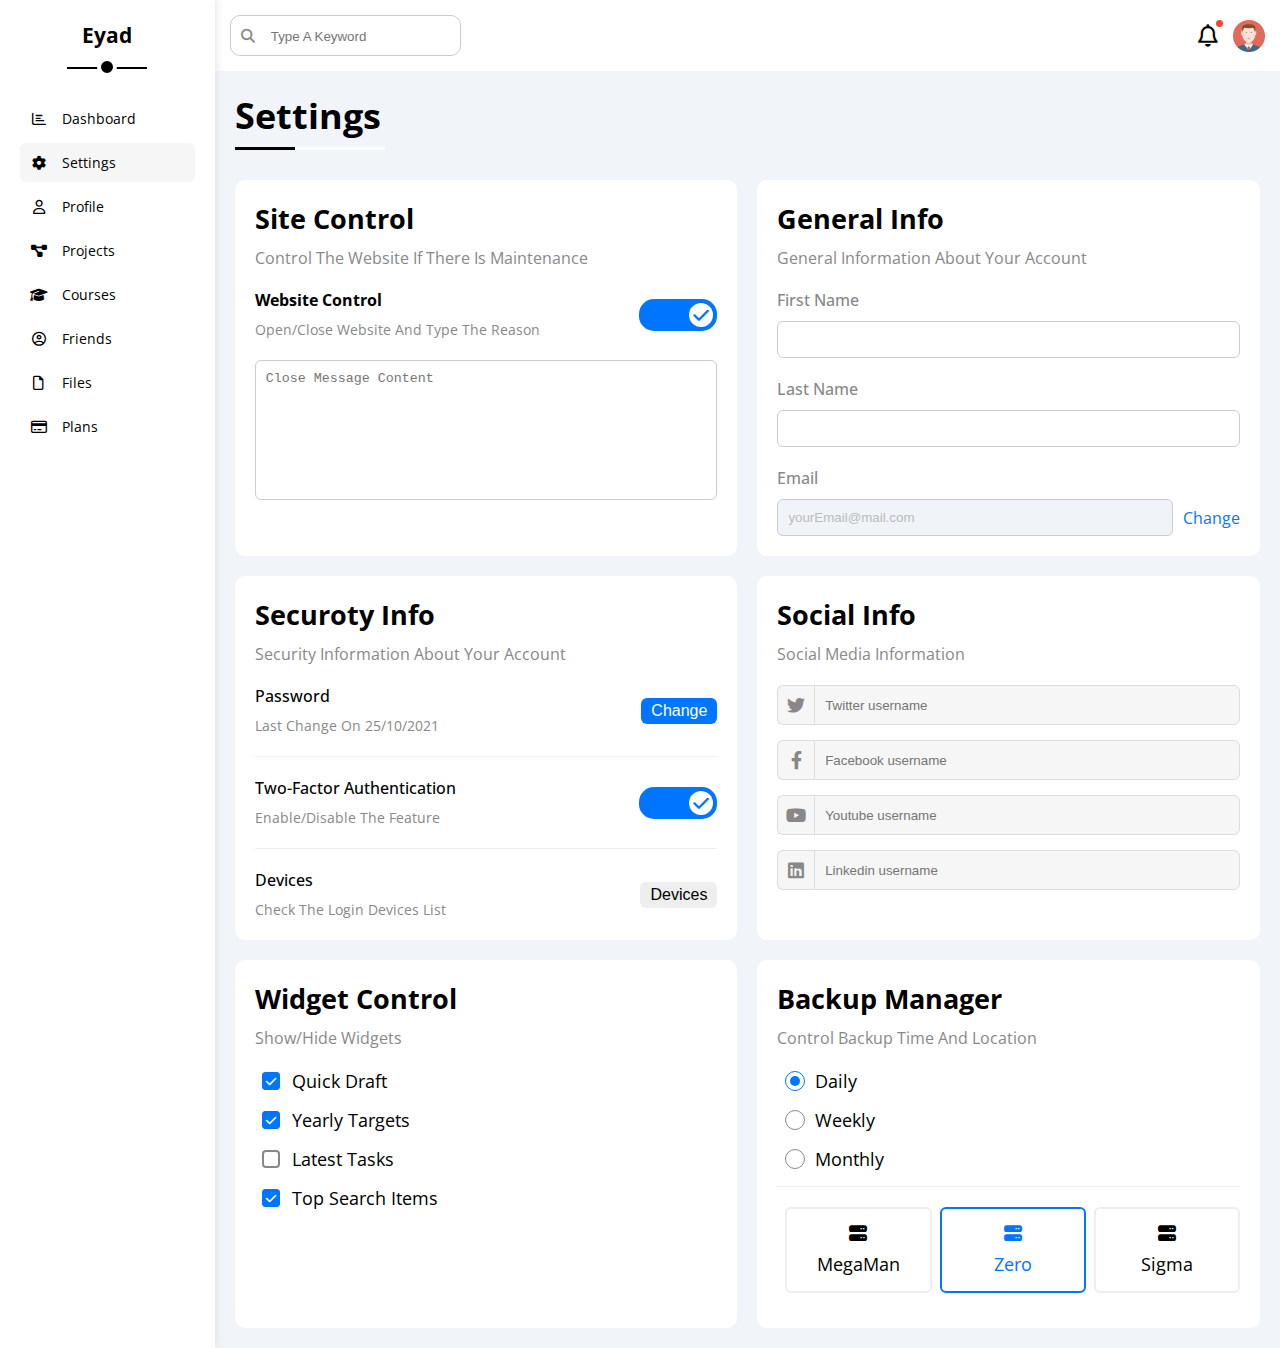
<file: settings.html>
<!DOCTYPE html>
<html lang="en">
  <head>
    <meta charset="UTF-8" />
    <meta http-equiv="X-UA-Compatible" content="IE=edge" />
    <meta name="viewport" content="width=device-width, initial-scale=1.0" />
    <title>Settings</title>
    <link rel="stylesheet" href="css/all.min.css" />
    <link rel="stylesheet" href="css/myFrameWork.css" />
    <link rel="stylesheet" href="css/master.css" />
    <link rel="preconnect" href="https://fonts.googleapis.com" />
    <link rel="preconnect" href="https://fonts.gstatic.com" crossorigin />
    <link
      href="https://fonts.googleapis.com/css2?family=Open+Sans:wght@400;500;700&display=swap"
      rel="stylesheet"
    />
    <script src="JS/index.js" defer></script>
  </head>
  <body class="bgc-eee">
    <div class="page flex">
      <aside class="bgc-white pos-rlt">
        <h3 class="pos-rlt mt-0 txt-c">Eyad</h3>
        <ul>
          <li>
            <a
              class="d-flex align-center fs-14 c-black rad-6 p-10"
              href="index.html"
            >
              <i class="fa-regular fa-chart-bar fa-fw"></i>
              <span class="ml-10 hide-mobile">Dashboard</span>
            </a>
          </li>
          <li>
            <a
              class="active d-flex align-center fs-14 c-black rad-6 p-10"
              href="settings.html"
            >
              <i class="fa-solid fa-gear fa-fw"></i>
              <span class="ml-10 hide-mobile">Settings</span>
            </a>
          </li>
          <li>
            <a
              class="d-flex align-center fs-14 c-black rad-6 p-10"
              href="profile.html"
            >
              <i class="fa-regular fa-user fa-fw"></i>
              <span class="ml-10 hide-mobile">Profile</span>
            </a>
          </li>
          <li>
            <a
              class="d-flex align-center fs-14 c-black rad-6 p-10"
              href="projects.html"
            >
              <i class="fa-solid fa-diagram-project fa-fw"></i>
              <span class="ml-10 hide-mobile">Projects</span>
            </a>
          </li>
          <li>
            <a
              class="d-flex align-center fs-14 c-black rad-6 p-10"
              href="courses.html"
            >
              <i class="fa-solid fa-graduation-cap fa-fw"></i>
              <span class="ml-10 hide-mobile">Courses</span>
            </a>
          </li>
          <li>
            <a
              class="d-flex align-center fs-14 c-black rad-6 p-10"
              href="friends.html"
            >
              <i class="fa-regular fa-circle-user fa-fw"></i>
              <span class="ml-10 hide-mobile">Friends</span>
            </a>
          </li>
          <li>
            <a
              class="d-flex align-center fs-14 c-black rad-6 p-10"
              href="files.html"
            >
              <i class="fa-regular fa-file fa-fw"></i>
              <span class="ml-10 hide-mobile">Files</span>
            </a>
          </li>
          <li>
            <a
              class="d-flex align-center fs-14 c-black rad-6 p-10"
              href="plans.html"
            >
              <i class="fa-regular fa-credit-card fa-fw"></i>
              <span class="ml-10 hide-mobile">Plans</span>
            </a>
          </li>
        </ul>
      </aside>
      <main class="w-full">
        <header class="bgc-white p-15 between-flex">
          <div class="left p-10 rad-10 fs-14">
            <i class="fa-solid fa-magnifying-glass"></i>
            <input
              type="search"
              name="search"
              id="search"
              class="search-bar ml-10"
              placeholder="Type A Keyword"
              autocomplete="off"
            />
          </div>
          <div class="right flex align-c">
            <i class="fa-regular fa-bell fa-lg notf pos-rlt"></i>
            <img src="./imgs/avatar.png" />
          </div>
        </header>
        <h1 class="pos-rlt">Settings</h1>
        <div class="settings-page m-20 grid gap-20">
          <div class="control bgc-white rad-10 p-20">
            <h2 class="mt-0 mb-10">Site Control</h2>
            <p class="mt-0 mb-20 c-gray fs-16">
              Control The Website If There Is Maintenance
            </p>
            <div class="toggle mb-20 between-flex">
              <article>
                <h3 class="mt-0 mb-5 fs-16">Website Control</h3>
                <span class="fs-14 c-gray"
                  >Open/Close Website And Type The Reason</span
                >
              </article>
              <label>
                <input type="checkbox" class="toggle-checkbox" checked />
                <div class="toggle-switch"></div>
              </label>
            </div>
            <textarea
              class="block p-10 rad-6 w-full"
              placeholder="Close Message Content"
            ></textarea>
          </div>

          <div class="general-info bgc-white rad-10 p-20">
            <h2 class="mt-0 mb-10">General Info</h2>
            <p class="mt-0 mb-20 c-gray fs-16">
              General Information About Your Account
            </p>
            <form action="">
              <label for="fn" class="fs-16 c-gray fw-500 mb-10 block"
                >First Name</label
              >
              <input
                type="text"
                id="fn"
                class="border-ccc mb-20 w-full p-10 rad-6"
              />
              <label for="ln" class="fs-16 c-gray fw-500 mb-10 block"
                >Last Name</label
              >
              <input
                type="text"
                id="ln"
                class="border-ccc w-full p-10 rad-6 mb-20"
              />
              <label for="mail" class="fs-16 c-gray fw-500 block mb-10"
                >Email</label
              >
              <div class="email flex align-c">
                <input
                  type="email"
                  id="mail"
                  class="border-ccc w-full p-10 rad-6"
                  disabled
                  placeholder="yourEmail@mail.com"
                />
                <a href="#" class="c-blue fs-16 ml-10">Change</a>
              </div>
            </form>
          </div>

          <div class="security-info bgc-white rad-10 p-20">
            <h2 class="mt-0 mb-10">Securoty Info</h2>
            <p class="mt-0 mb-20 c-gray fs-16">
              Security Information About Your Account
            </p>
            <div class="password between-flex mb-20 pb-20 border-b-eee">
              <div class="info">
                <span class="mb-5 fs-16 fw-500 block">Password</span>
                <span class="fs-14 c-gray">Last Change On 25/10/2021</span>
              </div>
              <button class="btn bgc-blue b-none c-white fs-16">Change</button>
            </div>
            <div class="auth between-flex mb-20 pb-20 border-b-eee">
              <div class="info">
                <span class="mb-5 fs-16 fw-500 block"
                  >Two-Factor Authentication</span
                >
                <span class="fs-14 c-gray">Enable/Disable The Feature</span>
              </div>
              <label>
                <input type="checkbox" class="toggle-checkbox" checked />
                <div class="toggle-switch"></div>
              </label>
            </div>
            <div class="devices between-flex">
              <div class="info">
                <span class="mb-5 fs-16 fw-500 block">Devices</span>
                <span class="fs-14 c-gray">Check The Login Devices List</span>
              </div>
              <button class="btn bgc-eee b-none fs-16">Devices</button>
            </div>
          </div>

          <div class="social-info bgc-white rad-10 p-20">
            <h2 class="mt-0 mb-10">Social Info</h2>
            <p class="mt-0 mb-20 c-gray fs-16">Social Media Information</p>
            <div class="input-holder flex align-c mb-15">
              <i class="fa-brands fa-twitter c-gray center-flex"></i>
              <input
                type="text"
                class="w-full"
                placeholder="Twitter username"
              />
            </div>
            <div class="input-holder flex align-c mb-15">
              <i class="fa-brands fa-facebook-f c-gray center-flex"></i>
              <input
                type="text"
                class="w-full"
                placeholder="Facebook username"
              />
            </div>
            <div class="input-holder flex align-c mb-15">
              <i class="fa-brands fa-youtube c-gray center-flex"></i>
              <input
                type="text"
                class="w-full"
                placeholder="Youtube username"
              />
            </div>
            <div class="input-holder flex align-c mb-15">
              <i class="fa-brands fa-linkedin c-gray center-flex"></i>
              <input
                type="text"
                class="w-full"
                placeholder="Linkedin username"
              />
            </div>
          </div>

          <div class="widget-controls bgc-white rad-10 p-20">
            <h2 class="mt-0 mb-10">Widget Control</h2>
            <p class="mt-0 mb-20 c-gray fs-16">Show/Hide Widgets</p>
            <div class="control flex align-c mb-15">
              <input type="checkbox" id="one" checked />
              <label for="one">Quick Draft</label>
            </div>
            <div class="control flex align-c mb-15">
              <input type="checkbox" id="two" checked />
              <label for="two">Yearly Targets</label>
            </div>
            <div class="control flex align-c mb-15">
              <input type="checkbox" id="three" />
              <label for="three">Latest Tasks</label>
            </div>
            <div class="control flex align-c mb-15">
              <input type="checkbox" id="four" checked />
              <label for="four">Top Search Items</label>
            </div>
          </div>

          <div class="backup-manager bgc-white rad-10 p-20">
            <h2 class="mt-0 mb-10">Backup Manager</h2>
            <p class="mt-0 mb-20 c-gray fs-16">
              Control Backup Time And Location
            </p>
            <div class="dates border-b-eee mb-20">
              <div class="date flex align-c mb-15">
                <input type="radio" name="time" id="daily" checked />
                <label for="daily">Daily</label>
              </div>
              <div class="date flex align-c mb-15">
                <input type="radio" name="time" id="weekly" />
                <label for="weekly">Weekly</label>
              </div>
              <div class="date flex align-c mb-15">
                <input type="radio" name="time" id="monthly" />
                <label for="monthly">Monthly</label>
              </div>
            </div>

            <div class="servers flex align-c txt-c">
              <input type="radio" name="servers" id="server-one" />
              <div class="server mb-15 rad-6 w-full">
                <label class="block m-15" for="server-one">
                  <i class="fa fa-solid fa-server block mb-10"></i>
                  MegaMan
                </label>
              </div>
              <input type="radio" name="servers" id="server-two" checked />
              <div class="server mb-15 rad-6 w-full">
                <label class="block m-15" for="server-two">
                  <i class="fa-solid fa-server block mb-10"></i>
                  Zero
                </label>
              </div>
              <input type="radio" name="servers" id="server-three" />
              <div class="server mb-15 rad-6 w-full">
                <label class="block m-15" for="server-three">
                  <i class="fa-solid fa-server block mb-10"></i>
                  Sigma
                </label>
              </div>
            </div>
          </div>
        </div>
      </main>
    </div>
  </body>
</html>
</file>
<file: css/myFrameWork.css>
:root {
  --blue-color: #0075ff;
  --blue-alt-color: #0d69d5;
  --orange-color: #f59e0b;
  --green-color: #22c55e;
  --red-color: #f44336;
  --grey-color: #888;
  --light-grey: #ccc;
}
/* /////////////// */
/* Box Model  */
/* /////////////// */
.block {
  display: block;
}
.flex {
  display: flex;
}
.flex-1 {
  flex: 1;
}
.flex-wrap {
  flex-wrap: wrap;
}
.flex-column {
  flex-direction: column;
}
.between-flex {
  display: flex;
  justify-content: space-between;
  align-items: center;
}
.center-flex {
  display: flex;
  justify-content: center;
  align-items: center;
}
.align-c {
  align-items: center;
}
.justify-btw {
  justify-content: space-between;
}
.grid {
  display: grid;
}
.gap-20 {
  gap: 2rem;
}
@media (max-width: 767px) {
  .block-mobile {
    display: block;
  }
  .hide-mobile {
    display: none;
  }
}
/* /////////////// */
/* Padding + Margin  */
/* /////////////// */
.p-block-15 {
  padding-block: 1.5rem;
}
.p-block-20 {
  padding-block: 2rem;
}
.p-10 {
  padding: 1rem;
}
.p-15 {
  padding: 1.5rem;
}
.pt-10 {
  padding-top: 1rem;
}
.pt-15 {
  padding-top: 1.5rem;
}
.pt-20 {
  padding-top: 2rem;
}
.pb-10 {
  padding-bottom: 1rem;
}
.pb-15 {
  padding-bottom: 1.5rem;
}
.pb-20 {
  padding-bottom: 2rem;
}
.p-20 {
  padding: 2rem;
}
.m-block-10 {
  margin-block: 1rem;
}
.m-block-15 {
  margin-block: 1.5rem;
}
.m-block-20 {
  margin-block: 2rem;
}
.m-inline-20 {
  margin-inline: 2rem;
}
.m-0 {
  margin: 0;
}
.m-15 {
  margin: 1.5rem;
}
.m-20 {
  margin: 2rem;
}
.mt-0 {
  margin-top: 0;
}
.mt-5 {
  margin-top: 0.5rem;
}
.mt-10 {
  margin-top: 1rem;
}
.mt-20 {
  margin-top: 2rem;
}
.mt-25 {
  margin-top: 2.5rem;
}
.mr-5 {
  margin-right: 0.5rem;
}
.mr-10 {
  margin-right: 1rem;
}
.mr-20 {
  margin-right: 2rem;
}
.mb-0 {
  margin-bottom: 0;
}
.mb-5 {
  margin-bottom: 0.5rem;
}
.mb-10 {
  margin-bottom: 1rem;
}
.mb-15 {
  margin-bottom: 1.5rem;
}
.mb-20 {
  margin-bottom: 2rem;
}
.ml-10 {
  margin-left: 1rem;
}
/* /////////////// */
/* Color  */
/* /////////////// */
.bgc-eee {
  background-color: #eee;
}
.bgc-ccc {
  background-color: #ccc;
}
.bgc-white {
  background-color: white;
}
.bgc-blue {
  background-color: var(--blue-color);
}
.bgc-orange {
  background-color: var(--orange-color);
}
.bgc-red {
  background-color: var(--red-color);
}
.bgc-green {
  background-color: var(--green-color);
}
.c-gray {
  color: var(--grey-color);
}
.c-white {
  color: white;
}
.c-orange {
  color: var(--orange-color);
}
.c-blue {
  color: var(--blue-color);
}
.c-green {
  color: var(--green-color);
}
.c-red {
  color: var(--red-color);
}
/* /////////////// */
/* Position  */
/* /////////////// */
.pos-rlt {
  position: relative;
}
/* /////////////// */
/* Font  */
/* /////////////// */
.txt-c {
  text-align: center;
}
.fw-500 {
  font-weight: 500;
}
.fw-b {
  font-weight: bold;
}
.fs-14 {
  font-size: 1.4rem;
}
.fs-16 {
  font-size: 1.6rem;
}
.fs-18 {
  font-size: 1.8rem;
}
@media (max-width: 767px) {
  .txt-c-mobile {
    text-align: center;
  }
}
/* /////////////// */
/* Border  */
/* /////////////// */
.b-none {
  border: none;
}
.rad-6 {
  border-radius: 0.6rem;
}
.rad-10 {
  border-radius: 1rem;
}
.border-ccc {
  border: 1px solid #ccc;
}
.border-eee {
  border: 1px solid #eee;
}
.border-b-eee {
  border-bottom: 1px solid #eee;
}
/* /////////////// */
/* Width  */
/* /////////////// */
.w-full {
  width: 100%;
}
.w-fit {
  width: fit-content;
}
/* /////////////// */
/* Utils  */
/* /////////////// */
.btn {
  padding: 0.4rem 1rem;
  border-radius: 0.6rem;
  cursor: pointer;
}
</file>
<file: css/master.css>
:root {
  --blue-color: #0075ff;
  --blue-alt-color: #0d69d5;
  --orange-color: #f59e0b;
  --green-color: #22c55e;
  --red-color: #f44336;
  --grey-color: #888;
  --light-grey: #ccc;
}
* {
  box-sizing: border-box;
}
html {
  /* font size default at 10px for easier rem math  */
  font-size: 62.5%;
}
body {
  font-family: 'Open Sans', sans-serif;
  font-size: 1.8rem;
  margin: 0;
}
a {
  display: block;
  text-decoration: none;
  color: inherit;
}
ul {
  list-style: none;
  padding: 0;
}
::-webkit-scrollbar {
  width: 1.5rem;
}
::-webkit-scrollbar-track {
  background-color: white;
}
::-webkit-scrollbar-thumb {
  background-color: var(--blue-color);
}
::-webkit-scrollbar-thumb:hover {
  background-color: var(--blue-alt-color);
}
*:focus {
  outline: none;
}
img {
  max-width: 100%;
}
.page {
  min-height: 100vh;
  background-color: #f1f5f9;
}
/* ----------------------------------------- */
/* ------------SideBar----------------- */
/* ----------------------------------------- */
aside {
  width: 250px;
  box-shadow: 0 0 1rem #ddd;
  padding: 2rem;
}
aside > h3 {
  margin-bottom: 5rem;
}
aside > h3::before,
aside > h3::after {
  content: '';
  position: absolute;
  background-color: black;
  left: 50%;
  transform: translateX(-50%);
}
aside > h3::before {
  width: 8rem;
  height: 0.2rem;
  bottom: -2rem;
}
aside > h3::after {
  width: 1.2rem;
  height: 1.2rem;
  border: 0.4rem solid white;
  border-radius: 50%;
  bottom: -2.8rem;
}
aside ul li a {
  transition: background-color 0.5s;
  margin-bottom: 0.5rem;
}
aside ul li a:hover,
aside ul li a.active {
  background-color: #f6f6f6;
}
@media (max-width: 767px) {
  aside {
    width: 6rem;
    padding: 1rem;
  }
  aside > h3 {
    font-size: 1.3rem;
    margin-bottom: 0;
  }
  aside > h3::before,
  aside > h3::after {
    display: none;
  }
}
/* ----------------------------------------- */
/* ------------header----------------- */
/* ----------------------------------------- */
main {
  overflow: hidden;
}
header .left {
  border: 1px solid var(--light-grey);
  color: var(--grey-color);
}
header .left .search-bar {
  border: 0;
  transition: 0.5s;
}
header .left .search-bar:focus {
  padding-right: 20px;
}
header .left .search-bar::placeholder {
  transition: color 0.5s;
}
header .left .search-bar:focus::placeholder {
  color: transparent;
}
header .right .notf::after {
  position: absolute;
  content: '';
  width: 7px;
  height: 7px;
  border-radius: 50%;
  background-color: var(--red-color);
  top: -15px;
  right: -5px;
}
header .right img {
  width: 32px;
  height: 32px;
  margin-left: 15px;
}
/* ----------------------------------------- */
/* ------------pages heading----------------- */
/* ----------------------------------------- */
main h1 {
  margin: 2rem 2rem 4rem;
}
main h1::before,
main h1::after {
  content: '';
  position: absolute;
  height: 0.3rem;
  left: 0;
  bottom: -1rem;
}
main h1::before {
  width: 15rem;
  background-color: white;
}
main h1::after {
  width: 6rem;
  background-color: black;
}
/* ----------------------------------------- */
/* ------------wrapper----------------- */
/* ----------------------------------------- */
.wrapper {
  grid-template-columns: repeat(auto-fill, minmax(45rem, 1fr));
  margin-bottom: 2rem;
}
@media (max-width: 767px) {
  .wrapper {
    grid-template-columns: minmax(20rem, 1fr);
    margin-inline: 1rem;
    gap: 1rem;
  }
}
/* ----------------------------------------- */
/* ------------welcome box----------------- */
/* ----------------------------------------- */
.welcome {
  overflow: hidden;
}
.welcome .intro {
  border-top-left-radius: 1rem;
  border-top-right-radius: 1rem;
}
.welcome .intro::after {
  position: absolute;
  content: '';
  width: 6rem;
  height: 6rem;
  background-image: url('../imgs/avatar.png');
  background-position: center center;
  background-repeat: no-repeat;
  background-size: cover;
  left: 15px;
  bottom: -3rem;
  border: 4px solid white;
  border-radius: 50%;
}
.welcome .intro article {
  margin-bottom: 5rem;
}
.welcome .intro img {
  width: 15rem;
}
.welcome .bio {
  border-top: 1px solid #eee;
  border-bottom: 1px solid #eee;
}
.welcome .bio .box {
  flex: 1;
}
.welcome .bio .box h3 {
  font-size: 1.8rem;
  font-weight: 500;
}
.welcome .visit {
  margin: 0 1.5rem 1.5rem auto;
  transition: 0.3s;
}
.welcome .visit:hover {
  background-color: var(--blue-alt-color);
}
@media (max-width: 767px) {
  .welcome .intro {
    padding-bottom: 3rem;
    text-align: left;
  }
  .welcome .intro::after {
    left: 50%;
    transform: translateX(-50%);
  }
  .welcome .intro article {
    margin-bottom: 1rem;
  }
  .welcome .bio .box:not(:last-child) {
    margin-bottom: 2rem;
  }
}
/* ----------------------------------------- */
/* ------------Quick draft box----------------- */
/* ----------------------------------------- */
.quick-draft textarea {
  resize: none;
  min-height: 18rem;
}
.quick-draft .save {
  margin-left: auto;
  transition: 0.3s;
}
.quick-draft .save:hover {
  background-color: var(--blue-alt-color);
}
/* ----------------------------------------- */
/* ------------Targets----------------- */
/* ----------------------------------------- */
.targets .holder .money {
  --target-clr: var(--blue-color);
  --target-alt-clr: rgba(0, 0, 255, 0.2);
}
.targets .holder .project {
  --target-clr: var(--orange-color);
  --target-alt-clr: rgba(255, 0, 0, 0.2);
}
.targets .holder .teams {
  --target-clr: var(--green-color);
  --target-alt-clr: rgba(0, 255, 0, 0.2);
}
.targets .holder .box .left {
  background-color: var(--target-alt-clr);
  color: var(--target-clr);
  width: 8rem;
  height: 8rem;
  border-radius: 0.2rem;
}
.targets .holder .box .right {
  flex: 1;
}
.targets .holder .box .right h3 {
  margin-block: 0.5rem;
}
.targets .holder .box .right .progress {
  background-color: var(--target-alt-clr);
}
.targets .holder .box .right .progress > span {
  height: 0.4rem;
  background-color: var(--target-clr);
}
.targets .holder .box .right .progress > span > span {
  position: absolute;
  font-size: 1.4rem;
  background-color: var(--target-clr);
  right: -2rem;
  bottom: 1.5rem;
  padding: 0.2rem 0.5rem;
  border-radius: 0.6rem;
}
.targets .holder .box .right .progress > span > span::after {
  content: '';
  position: absolute;
  border: 7px solid;
  border-color: var(--target-clr) transparent transparent transparent;
  left: 50%;
  transform: translateX(-50%);
  bottom: -13px;
}
/* ----------------------------------------- */
/* ------------tickets----------------- */
/* ----------------------------------------- */
.tickets .box {
  flex-basis: calc(50% - 10px);
}
@media (max-width: 768px) {
  .tickets .box {
    flex-basis: 100%;
  }
}
/* ----------------------------------------- */
/* ------------news----------------- */
/* ----------------------------------------- */
.news .row:not(:last-of-type) {
  margin-bottom: 2rem;
  padding-bottom: 2rem;
}
.news .row img {
  width: 10rem;
}
.news .row article {
  flex: 1;
}
@media (max-width: 768px) {
  .news .row img {
    margin-bottom: 1.5rem;
  }
  .news .row .date {
    margin: 1rem auto;
    width: fit-content;
  }
}
/* ----------------------------------------- */
/* ------------news----------------- */
/* ----------------------------------------- */
.tasks .task.completed h3,
.tasks .task.completed p {
  transition: 0.5s;
}
.tasks .task.completed h3,
.tasks .task.completed p {
  text-decoration: line-through;
  color: var(--grey-color);
  opacity: 0.5;
}
.tasks .task .delete {
  transition: color 0.3s;
  cursor: pointer;
}
.tasks .task .delete:hover,
.tasks .task .delete.active {
  color: var(--red-color);
}
/* ----------------------------------------- */
/* ------------uploads----------------- */
/* ----------------------------------------- */
.uploads .upload .file img {
  width: 4rem;
  height: 4rem;
}
/* ----------------------------------------- */
/* ------------latest projects----------------- */
/* ----------------------------------------- */
.latest-projects ul::after {
  content: '';
  position: absolute;
  background-color: var(--blue-color);
  width: 2px;
  height: 95%;
  left: 11px;
  top: 0;
}
.latest-projects ul li::before {
  content: '';
  position: absolute;
  background-color: white;
  border: 0.2rem solid white;
  outline: 2px solid var(--blue-color);
  width: 2rem;
  height: 2rem;
  border-radius: 50%;
  margin-right: 1.5rem;
  position: relative;
  display: inline-block;
  z-index: 1;
}
.latest-projects ul li.done::before {
  background-color: var(--blue-color);
}
.latest-projects ul li.current::before {
  animation: pop 1s infinite alternate;
}
@keyframes pop {
  0% {
    background-color: var(--blue-color);
  }
  100% {
    background-color: white;
  }
}
.latest-projects img {
  position: absolute;
  right: 2rem;
  bottom: 0;
  width: 16rem;
  opacity: 0.3;
}
/* ----------------------------------------- */
/* ------------reminders----------------- */
/* ----------------------------------------- */
.reminders .blue {
  --reminder-color: var(--blue-color);
}
.reminders .green {
  --reminder-color: var(--green-color);
}
.reminders .orange {
  --reminder-color: var(--orange-color);
}
.reminders .red {
  --reminder-color: var(--red-color);
}
.reminders .reminder > span {
  display: block;
  width: 1.6rem;
  height: 1.6rem;
  border-radius: 50%;
  margin-right: 1.5rem;
  background-color: var(--reminder-color);
}
.reminders .reminder article {
  padding-left: 1.5rem;
  border-left: 0.2rem solid var(--reminder-color);
}
/* ----------------------------------------- */
/* ------------latest post----------------- */
/* ----------------------------------------- */
.latest-post .header img {
  width: 64px;
}
.latest-post > p {
  line-height: 1.6;
}
/* ----------------------------------------- */
/* ------------Social stats----------------- */
/* ----------------------------------------- */
.social .row {
  padding-left: 7rem;
}
.social .twitter {
  --social-clr: #1da1f2;
  background-color: rgba(59, 171, 241, 0.2);
}
.social .facebook {
  --social-clr: #1877f2;
  background-color: rgb(29 161 242 / 20%);
}
.social .youtube {
  --social-clr: #ff0000;
  background-color: rgb(255 0 0 / 20%);
}
.social .linkedin {
  --social-clr: #0077b5;
  background-color: rgb(0 119 181 / 20%);
}
.social i {
  position: absolute;
  width: 5.2rem;
  height: 100%;
  left: 0;
  top: 0;
  background-color: var(--social-clr);
  transition: transform 0.5s;
}
.social i:hover {
  transform: rotate(5deg) scale(1.1);
}
.social span {
  flex: 1;
  color: var(--social-clr);
}
.social a {
  background-color: var(--social-clr);
}
/* ----------------------------------------- */
/* ------------Projects----------------- */
/* ----------------------------------------- */
.projects {
  grid-column: 1/-1;
}
.projects .table-container {
  overflow-x: auto;
}
.projects table {
  min-width: 100rem;
  text-align: left;
  border-spacing: 0;
  width: 100%;
}
.projects table td,
.projects table th {
  padding: 1.5rem;
}
.projects table tbody td {
  border-bottom: 1px solid #eee;
  border-left: 1px solid #eee;
  transition: background-color 0.5s;
}
.projects table tbody td:last-child {
  border-right: 1px solid #eee;
}
.projects table tbody tr:hover td {
  background-color: #f1f7f7;
}
.projects table img {
  width: 3.2rem;
  height: 3.2rem;
  border-radius: 50%;
  padding: 0.2rem;
  background-color: white;
}
.projects table img:not(:first-child) {
  margin-left: -2rem;
}
/* ----------------------------------------- */
/* ------------settings----------------- */
/* ----------------------------------------- */
/* ----------------------------------------- */
.settings-page {
  grid-template-columns: repeat(auto-fill, minmax(500px, 1fr));
}
@media (max-width: 767px) {
  .settings-page {
    grid-template-columns: minmax(250px, 1fr);
    gap: 10px;
  }
}
/* ------------toggle checkbox----------------- */
/* ----------------------------------------- */
.toggle-checkbox {
  -webkit-appearance: none;
  appearance: none;
  display: none;
}
.toggle-switch {
  width: 7.8rem;
  height: 3.2rem;
  border-radius: 1.5rem;
  position: relative;
  transition: all 0.5s;
  cursor: pointer;
  background-color: #ccc;
}
.toggle-switch::before {
  position: absolute;
  content: '\f00d';
  font-family: var(--fa-style-family-classic);
  font-weight: 900;
  background-color: white;
  width: 2.4rem;
  height: 2.4rem;
  border-radius: 50%;
  top: 0.4rem;
  left: 0.4rem;
  display: flex;
  align-items: center;
  justify-content: center;
  color: #aaa;
  transition: 0.5s;
}
.toggle-checkbox:checked + .toggle-switch {
  background-color: var(--blue-color);
}
.toggle-checkbox:checked + .toggle-switch::before {
  content: '\f00c';
  left: 5rem;
  color: var(--blue-color);
}
/* ----------------------------------------- */
/* ------------site control----------------- */
/* ----------------------------------------- */
.settings-page .control textarea {
  resize: none;
  border: 1px solid #ccc;
  min-height: 14rem;
}
/* ----------------------------------------- */
/* ------------general Info----------------- */
/* ----------------------------------------- */
.settings-page .general-info input {
  background-color: transparent;
  outline: none;
}
.settings-page .general-info .email input {
  background-color: #f0f4f8;
  cursor: not-allowed;
}
.settings-page .general-info .email input::placeholder {
  color: #bbb;
}
/* ----------------------------------------- */
/* ------------social Info----------------- */
/* ----------------------------------------- */
.settings-page .social-info i {
  width: 4rem;
  height: 4rem;
  background-color: #f6f6f6;
  border: 1px solid #ddd;
  border-right: none;
  border-radius: 0.6rem 0 0 0.6rem;
  transition: 0.3s;
}
.settings-page .social-info input {
  border: 1px solid #ddd;
  background-color: #f6f6f6;
  height: 4rem;
  padding-left: 1rem;
  border-radius: 0 0.6rem 0.6rem 0;
}
.settings-page .social-info > div:focus-within i {
  color: black;
}
/* ----------------------------------------- */
/* ------------widget-control----------------- */
/* ----------------------------------------- */
.widget-controls .control input[type='checkbox'] {
  -webkit-appearance: none;
  appearance: none;
}
.widget-controls .control label {
  padding-left: 3rem;
  cursor: pointer;
  position: relative;
}
.widget-controls .control label::before,
.widget-controls .control label::after {
  position: absolute;
  left: 0;
  top: 50%;
  margin-top: -9px;
  border-radius: 4px;
}
.widget-controls .control label::before {
  content: '';
  width: 14px;
  height: 14px;
  border: 2px solid var(--grey-color);
}
.widget-controls .control label:hover:before {
  border-color: var(--blue-alt-color);
}
.widget-controls .control label::after {
  font-family: var(--fa-style-family-classic);
  content: '\f00c';
  font-weight: 900;
  color: white;
  background-color: var(--blue-color);
  font-size: 12px;
  width: 18px;
  height: 18px;
  display: flex;
  justify-content: center;
  align-items: center;
  transform: scale(0) rotate(360deg);
  transition: 0.5s;
}
.widget-controls .control input[type='checkbox']:checked + label::after {
  transform: scale(1);
}
/* ----------------------------------------- */
/* ------------backup-manager----------------- */
/* ----------------------------------------- */
.backup-manager input[type='radio'] {
  -webkit-appearance: none;
  appearance: none;
}
.backup-manager .date label {
  padding-left: 3rem;
  cursor: pointer;
  position: relative;
}
.backup-manager .date label::before,
.backup-manager .date label::after {
  position: absolute;
  content: '';
  aspect-ratio: 1;
  border-radius: 50%;
  top: 50%;
  transition: 0.35s;
}
.backup-manager .date label::before {
  width: 1.8rem;
  background-color: white;
  border: 1px solid var(--grey-color);
  left: 0;
  margin-top: -1rem;
}
.backup-manager .date label::after {
  width: 1rem;
  background-color: var(--blue-color);
  left: 0.5rem;
  margin-top: -0.55rem;
  transform: scale(0);
}
.backup-manager .date input[type='radio']:checked + label::before {
  border-color: var(--blue-color);
}
.backup-manager .date input[type='radio']:checked + label::after {
  transform: scale(1);
}
@media (max-width: 767px) {
  .backup-manager .servers {
    flex-wrap: wrap;
  }
}
.backup-manager .servers .server {
  border: 2px solid #eee;
  position: relative;
  transition: 0.35s;
}
.backup-manager .servers label {
  cursor: pointer;
}
.backup-manager .servers input:checked + .server {
  border-color: var(--blue-color);
  color: var(--blue-color);
}
/* ----------------------------------------- */
/* ------------profile----------------- */
/* ----------------------------------------- */
.profile-page {
  grid-template-columns: repeat(auto-fill, minmax(300px, 1fr));
}
@media (max-width: 992px) {
  .profile-page {
    display: flex;
    flex-direction: column;
    gap: 1rem;
  }
}
/* ----------------------------------------- */
/* ----------------------------------------- */
/* -------------Profile-info------------------ */
.profile-page .profile-info {
  grid-column: 1 / -1;
}
@media (min-width: 992px) {
  .profile-page .profile-info {
    display: flex;
    /* justify-content: center; */
    align-items: center;
    gap: 4rem;
  }
}
.profile-page .profile-info .cover {
  flex-direction: column;
  padding: 1.5rem 4rem;
}
.profile-page .profile-info .avatar {
  width: min(100%, 12rem);
  aspect-ratio: 1;
  border-radius: 50%;
}
.profile-page .profile-info .progress {
  width: min(100%, 15rem);
  height: 0.5rem;
  border-radius: 0.6rem;
  background-color: #eee;
  position: relative;
}
.profile-page .profile-info .progress::after {
  content: '';
  position: absolute;
  background-color: var(--blue-color);
  inset: 0;
  width: 60%;
  border-radius: 0.6rem 0 0 0.6rem;
}
.profile-page .profile-info .info {
  flex: 1;
}
.profile-page .profile-info .info .row {
  display: flex;
  flex-wrap: wrap;
  gap: 2rem;
}
.profile-page .profile-info .info p {
  color: var(--grey-color);
  margin: 0;
}
.profile-page .profile-info .info p.title {
  flex-basis: 100%;
}
.profile-page .profile-info .info span {
  color: black;
}
@media (max-width: 992px) {
  .profile-page .profile-info .info .row {
    flex-direction: column;
    justify-content: center;
    flex-wrap: nowrap;
    gap: 1.5rem;
  }
}
/* ----------------------------------------- */
/* -------------Latest Activities------------------ */
/* ----------------------------------------- */
.profile-page .latest-activites {
  grid-column: 2 / -1;
}
.profile-page .latest-activites .row img {
  width: 6.4rem;
  aspect-ratio: 1;
  margin-right: 10px;
}
/* ----------------------------------------- */
/* ------------projects----------------- */
/* ----------------------------------------- */
/* ----------------------------------------- */
.projects-page {
  grid-template-columns: repeat(auto-fill, minmax(500px, 1fr));
}
@media (max-width: 768px) {
  .projects-page {
    grid-template-columns: minmax(200px, 1fr);
    margin-inline: 1rem;
    gap: 1rem;
  }
}
.projects-page .project .date {
  position: absolute;
  right: 0;
  top: 0;
  padding: 1rem;
}
.projects-page .project .team {
  position: relative;
  min-height: 8rem;
}
.projects-page .project .team a {
  display: inline-block;
  position: absolute;
  left: 0;
  top: 50%;
  transform: translateY(-50%);
}
.projects-page .project .team a:nth-child(2) {
  left: 2.5rem;
}
.projects-page .project .team a:nth-child(3) {
  left: 5rem;
}
.projects-page .project .team a:nth-child(4) {
  left: 7.5rem;
}
.projects-page .project .team a:nth-child(5) {
  left: 10rem;
}
.projects-page .project .team a:hover {
  z-index: 100;
}
.projects-page .project .team img {
  width: 4rem;
  aspect-ratio: 1;
  border-radius: 50%;
  border: 2px solid white;
}
.projects-page .project .techs {
  justify-content: flex-end;
  gap: 1rem;
}
@media (max-width: 768px) {
  .projects-page .project .techs {
    flex-direction: column;
  }
}
.projects-page .project .techs span {
  width: fit-content;
}
@media (max-width: 768px) {
  .projects-page .project .info {
    flex-direction: column;
    gap: 1.5rem;
  }
}
.projects-page .project .info .prog {
  height: 1rem;
  width: 25rem;
  position: relative;
  border-radius: 0.6rem;
}
.projects-page .project .info .prog span {
  display: block;
  height: 1rem;
  border-radius: 0.6rem 0 0 0.6rem;
}
/* ----------------------------------------- */
/* ------------Courses----------------- */
/* ----------------------------------------- */
/* ----------------------------------------- */
.courses-page {
  grid-template-columns: repeat(auto-fill, minmax(250px, 1fr));
}
@media (max-width: 768px) {
  .courses-page {
    grid-template-columns: minmax(200px, 1fr);
    margin-inline: 1rem;
    gap: 1rem;
  }
}
.courses-page .course {
  overflow: hidden;
}
.courses-page .course .avatar {
  position: absolute;
  left: 1rem;
  top: 1rem;
  border-radius: 50%;
  width: 5rem;
  aspect-ratio: 1;
  z-index: 1000;
  border: 2px solid white;
}
.courses-page .course .cover {
  width: 100%;
}
.courses-page .course article {
  height: 20rem;
}
.courses-page .course article p {
  line-height: 1.6;
}
.courses-page .course-info {
  border-top: 1px solid #eee;
}
.courses-page .course-info .btn {
  position: absolute;
  left: 50%;
  transform: translateX(-50%);
  top: -1.4rem;
}
/* ----------------------------------------- */
/* ------------friends----------------- */
/* ----------------------------------------- */
/* ----------------------------------------- */
.friends-page {
  grid-template-columns: repeat(auto-fill, minmax(350px, 1fr));
}
@media (max-width: 768px) {
  .friends-page {
    grid-template-columns: minmax(200px, 1fr);
    margin-inline: 1rem;
    gap: 1rem;
  }
}
.friend[data-vip='true']::after {
  content: 'VIP';
  position: absolute;
  color: var(--blue-color);
  font-weight: bold;
  font-size: 5rem;
  right: 10%;
  top: 59%;
  opacity: 0.4;
}
.friend .contact {
  position: absolute;
  left: 1rem;
  top: 1rem;
  padding: 1.5rem;
  color: var(--grey-color);
  background-color: #eee;
  border-radius: 50%;
  transition: all 300ms;
  cursor: pointer;
}
.friend .contact:hover {
  color: white;
  background-color: var(--blue-color);
}
.friend .contact:nth-of-type(2) {
  left: 6rem;
}
.friend .avatar {
  border-radius: 50%;
  width: 10rem;
  aspect-ratio: 1;
}
.friend-footer {
  flex-wrap: wrap;
  gap: 1rem;
}
/* ----------------------------------------- */
/* ------------files----------------- */
/* ----------------------------------------- */
/* ----------------------------------------- */
.files-page {
  align-items: flex-start;
}
@media (min-width: 768px) {
  .files-page {
    flex-direction: row-reverse;
  }
}
@media (max-width: 767px) {
  .files-page {
    flex-direction: column;
    align-items: normal;
  }
}
.files-page .files-stats {
  min-width: 26rem;
}
.files-page .files-stats .stat img {
  width: 3.2rem;
  aspect-ratio: 1;
  margin-right: 1rem;
}
.files-stats .upload {
  margin-inline: auto;
  transition: all 0.3s;
  padding: 1rem 1.6rem;
}
.files-page .files-stats .upload:hover {
  background-color: var(--blue-alt-color);
}
.files-page .files-stats .upload:hover i {
  animation: go-up 800ms infinite;
}
@keyframes go-up {
  0% {
    transform: translateY(0);
  }
  50% {
    transform: translateY(-5px);
  }
  100% {
    transform: translateY(0);
  }
}
.files-page .files-content {
  flex: 1;
  grid-template-columns: repeat(auto-fill, minmax(200px, 1fr));
}
.files-page .files-content .download {
  position: absolute;
  left: 1rem;
  top: 1rem;
}
.files-page .files-content img {
  width: 6.4rem;
  aspect-ratio: 1;
}
.files-page .files-content .info {
  border-top: 1px solid #eee;
}
/* ----------------------------------------- */
/* ------------plans----------------- */
/* ----------------------------------------- */
/* ----------------------------------------- */
.plans-page {
  grid-template-columns: repeat(auto-fill, minmax(450px, 1fr));
}
@media (max-width: 768px) {
  .plans-page {
    grid-template-columns: minmax(250px, 1fr);
    margin-inline: 1rem;
    gap: 1rem;
  }
}
.plans-page .plan.free {
  --plan-color: var(--green-color);
}
.plans-page .plan.basic {
  --plan-color: var(--blue-color);
}
.plans-page .plan.premium {
  --plan-color: var(--orange-color);
}
.plans-page .plan .header {
  background-color: var(--plan-color);
  border: 3px solid white;
  outline: 2px solid var(--plan-color);
}
.plans-page .plan .price {
  font-size: 4rem;
  width: fit-content;
  margin-inline: auto;
  position: relative;
}
.plans-page .plan .currency {
  position: absolute;
  left: -20px;
  top: 0;
  font-size: 3rem;
}
.plans-page .plan .features {
  padding-top: 2rem;
  flex-direction: column;
  gap: 2rem;
}
.plans-page .plan .features li {
  display: flex;
  align-items: center;
  gap: 1rem;
  padding-bottom: 2rem;
  border-bottom: 1px solid #eee;
}
.plans-page .plan .features .help {
  margin-inline-start: auto;
}
.plans-page .plan .join {
  background-color: var(--plan-color);
}
</file>
